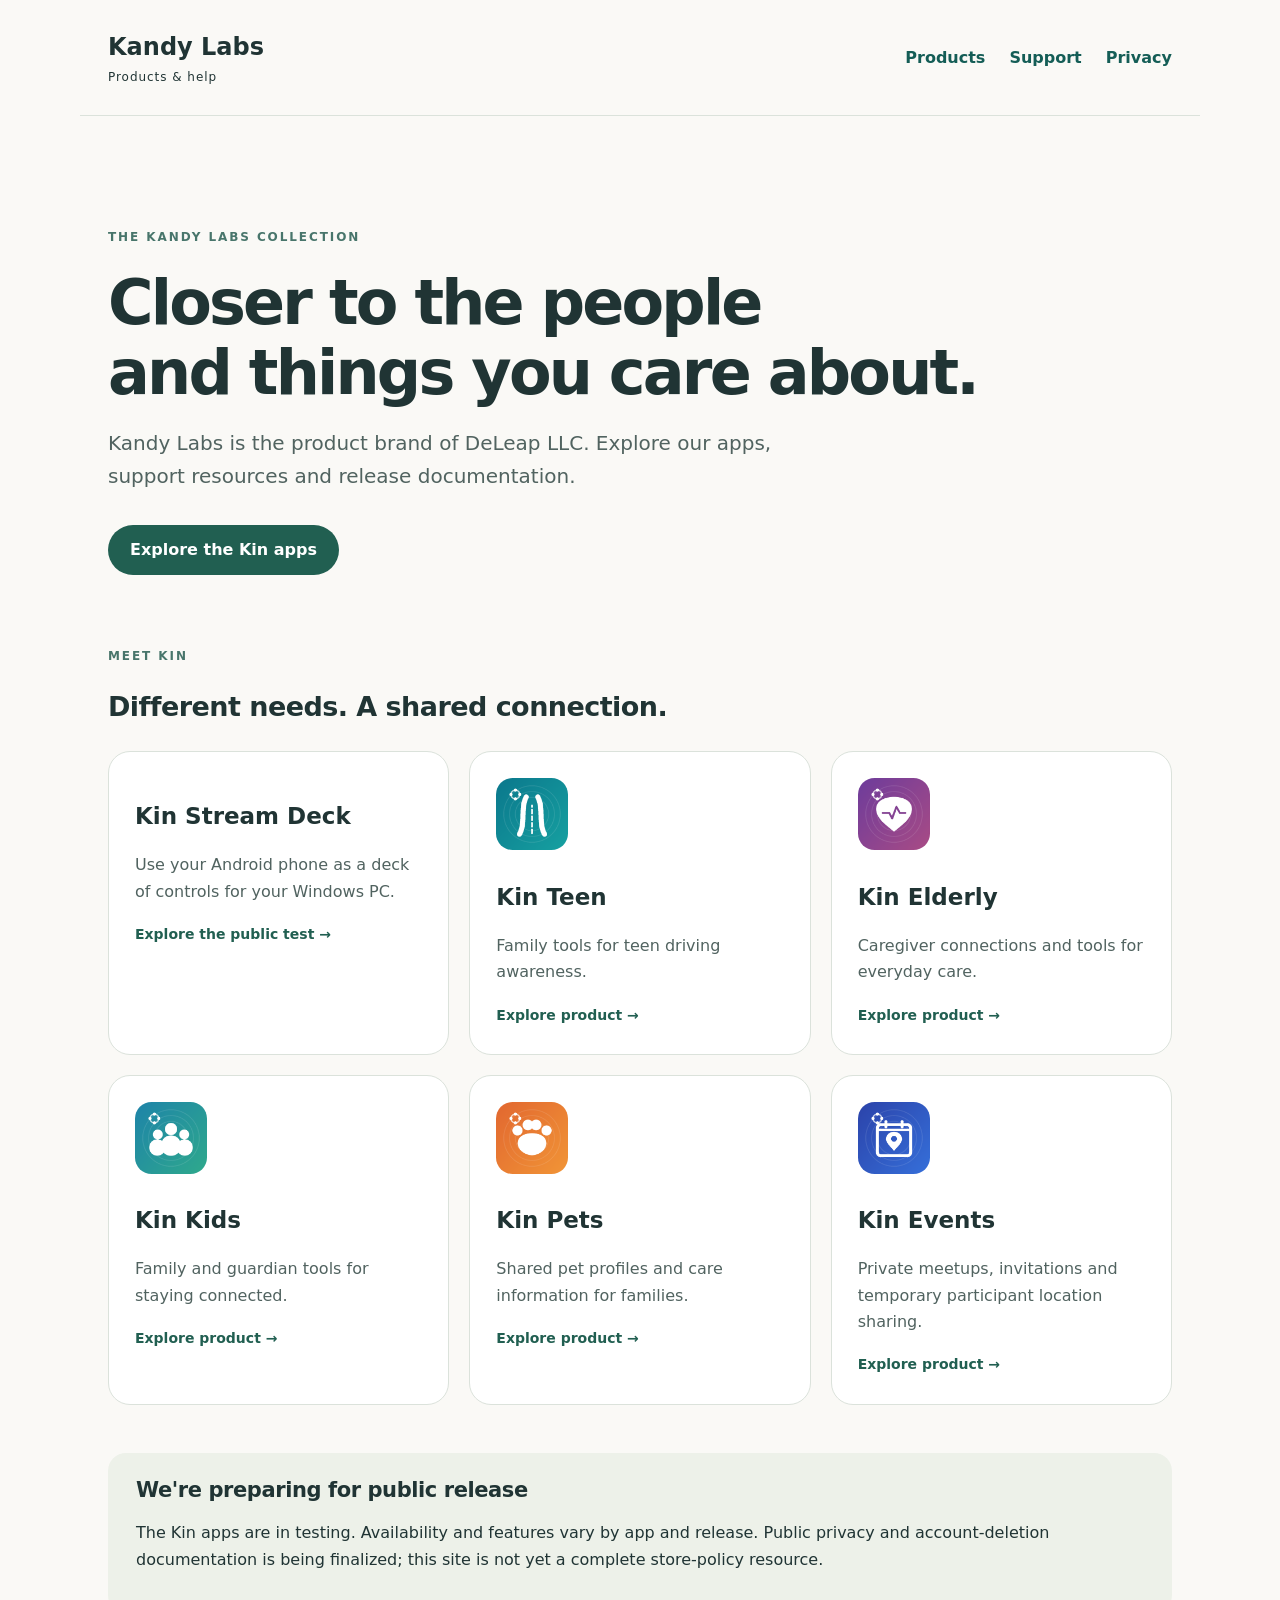
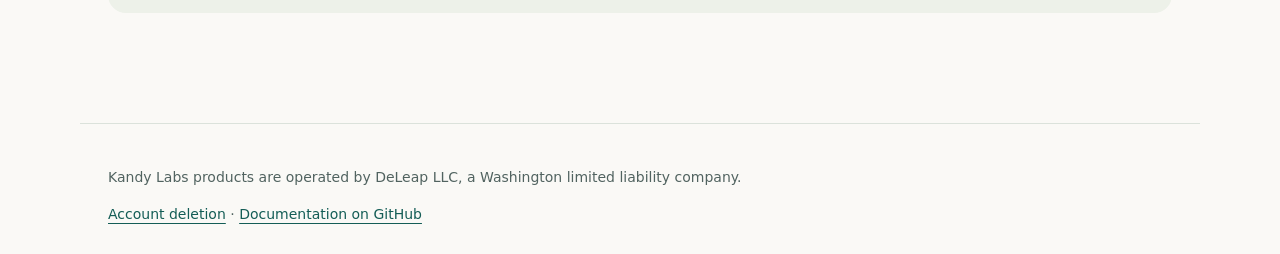
<file: index.html>
<!doctype html>
<html lang="en"><head><meta charset="utf-8"><meta name="viewport" content="width=device-width,initial-scale=1">
<title>Products · Kandy Labs</title><meta name="description" content="Kandy Labs product information and release documentation.">
<link rel="stylesheet" href="./styles.css"></head><body>
<a class="skip" href="#main">Skip to content</a><header><a class="brand" href="./">Kandy Labs<span>Products &amp; help</span></a>
<nav aria-label="Main"><a href="./#products">Products</a><a href="./support/">Support</a><a href="./privacy/">Privacy</a></nav></header>
<main id="main"><section class="hero"><p class="eyebrow">THE KANDY LABS COLLECTION</p><h1>Closer to the people<br>and things you care about.</h1><p class="lead">Kandy Labs is the product brand of DeLeap LLC. Explore our apps, support resources and release documentation.</p><a class="button" href="#products">Explore the Kin apps</a></section>
<section id="products"><p class="eyebrow">MEET KIN</p><h2>Different needs. A shared connection.</h2><div class="grid"><a class="card" href="kin-stream-deck/"><h3>Kin Stream Deck</h3><p>Use your Android phone as a deck of controls for your Windows PC.</p><span>Explore the public test →</span></a><a class="card" href="products/kin-teen/"><img src="assets/kinTeen.png" alt="" width="72" height="72"><h3>Kin Teen</h3><p>Family tools for teen driving awareness.</p><span>Explore product →</span></a><a class="card" href="products/kin-elderly/"><img src="assets/kinElderly.png" alt="" width="72" height="72"><h3>Kin Elderly</h3><p>Caregiver connections and tools for everyday care.</p><span>Explore product →</span></a><a class="card" href="products/kin-kids/"><img src="assets/kinKids.png" alt="" width="72" height="72"><h3>Kin Kids</h3><p>Family and guardian tools for staying connected.</p><span>Explore product →</span></a><a class="card" href="products/kin-pets/"><img src="assets/kinPets.png" alt="" width="72" height="72"><h3>Kin Pets</h3><p>Shared pet profiles and care information for families.</p><span>Explore product →</span></a><a class="card" href="products/kin-events/"><img src="assets/kinEvents.png" alt="" width="72" height="72"><h3>Kin Events</h3><p>Private meetups, invitations and temporary participant location sharing.</p><span>Explore product →</span></a></div></section>
<aside class="notice"><h2>We're preparing for public release</h2><p>The Kin apps are in testing. Availability and features vary by app and release. Public privacy and account-deletion documentation is being finalized; this site is not yet a complete store-policy resource.</p></aside></main><footer><p>Kandy Labs products are operated by DeLeap LLC, a Washington limited liability company.</p><a href="./account-deletion/">Account deletion</a> · <a href="https://github.com/arvindkandhare/kandylabs-public">Documentation on GitHub</a></footer></body></html>
</file>
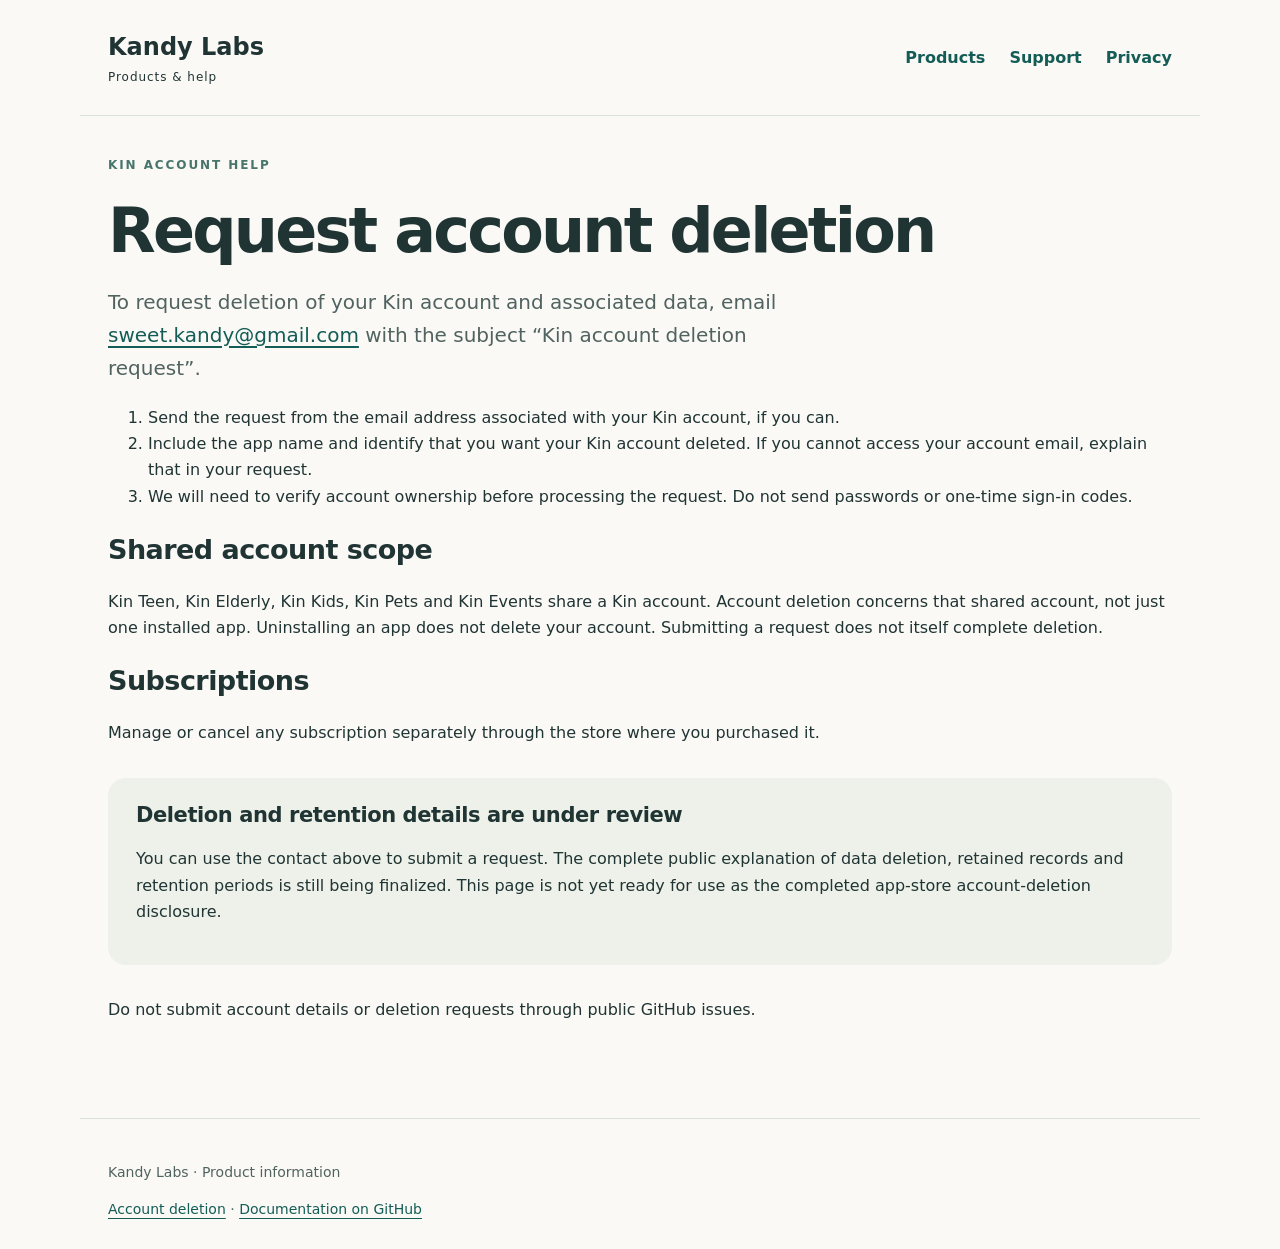
<file: account-deletion/index.html>
<!doctype html>
<html lang="en"><head><meta charset="utf-8"><meta name="viewport" content="width=device-width,initial-scale=1">
<title>Account deletion · Kandy Labs</title><meta name="description" content="Kandy Labs product information and release documentation.">
<link rel="stylesheet" href="../styles.css"></head><body>
<a class="skip" href="#main">Skip to content</a><header><a class="brand" href="../">Kandy Labs<span>Products &amp; help</span></a>
<nav aria-label="Main"><a href="../#products">Products</a><a href="../support/">Support</a><a href="../privacy/">Privacy</a></nav></header>
<main id="main"><p class="eyebrow">KIN ACCOUNT HELP</p><h1>Request account deletion</h1><p class="lead">To request deletion of your Kin account and associated data, email <a href="mailto:sweet.kandy@gmail.com?subject=Kin%20account%20deletion%20request">sweet.kandy@gmail.com</a> with the subject “Kin account deletion request”.</p><ol><li>Send the request from the email address associated with your Kin account, if you can.</li><li>Include the app name and identify that you want your Kin account deleted. If you cannot access your account email, explain that in your request.</li><li>We will need to verify account ownership before processing the request. Do not send passwords or one-time sign-in codes.</li></ol><h2>Shared account scope</h2><p>Kin Teen, Kin Elderly, Kin Kids, Kin Pets and Kin Events share a Kin account. Account deletion concerns that shared account, not just one installed app. Uninstalling an app does not delete your account. Submitting a request does not itself complete deletion.</p><h2>Subscriptions</h2><p>Manage or cancel any subscription separately through the store where you purchased it.</p><aside class="notice"><h2>Deletion and retention details are under review</h2><p>You can use the contact above to submit a request. The complete public explanation of data deletion, retained records and retention periods is still being finalized. This page is not yet ready for use as the completed app-store account-deletion disclosure.</p></aside><p>Do not submit account details or deletion requests through public GitHub issues.</p></main><footer><p>Kandy Labs · Product information</p><a href="../account-deletion/">Account deletion</a> · <a href="https://github.com/arvindkandhare/kandylabs-public">Documentation on GitHub</a></footer></body></html>
</file>
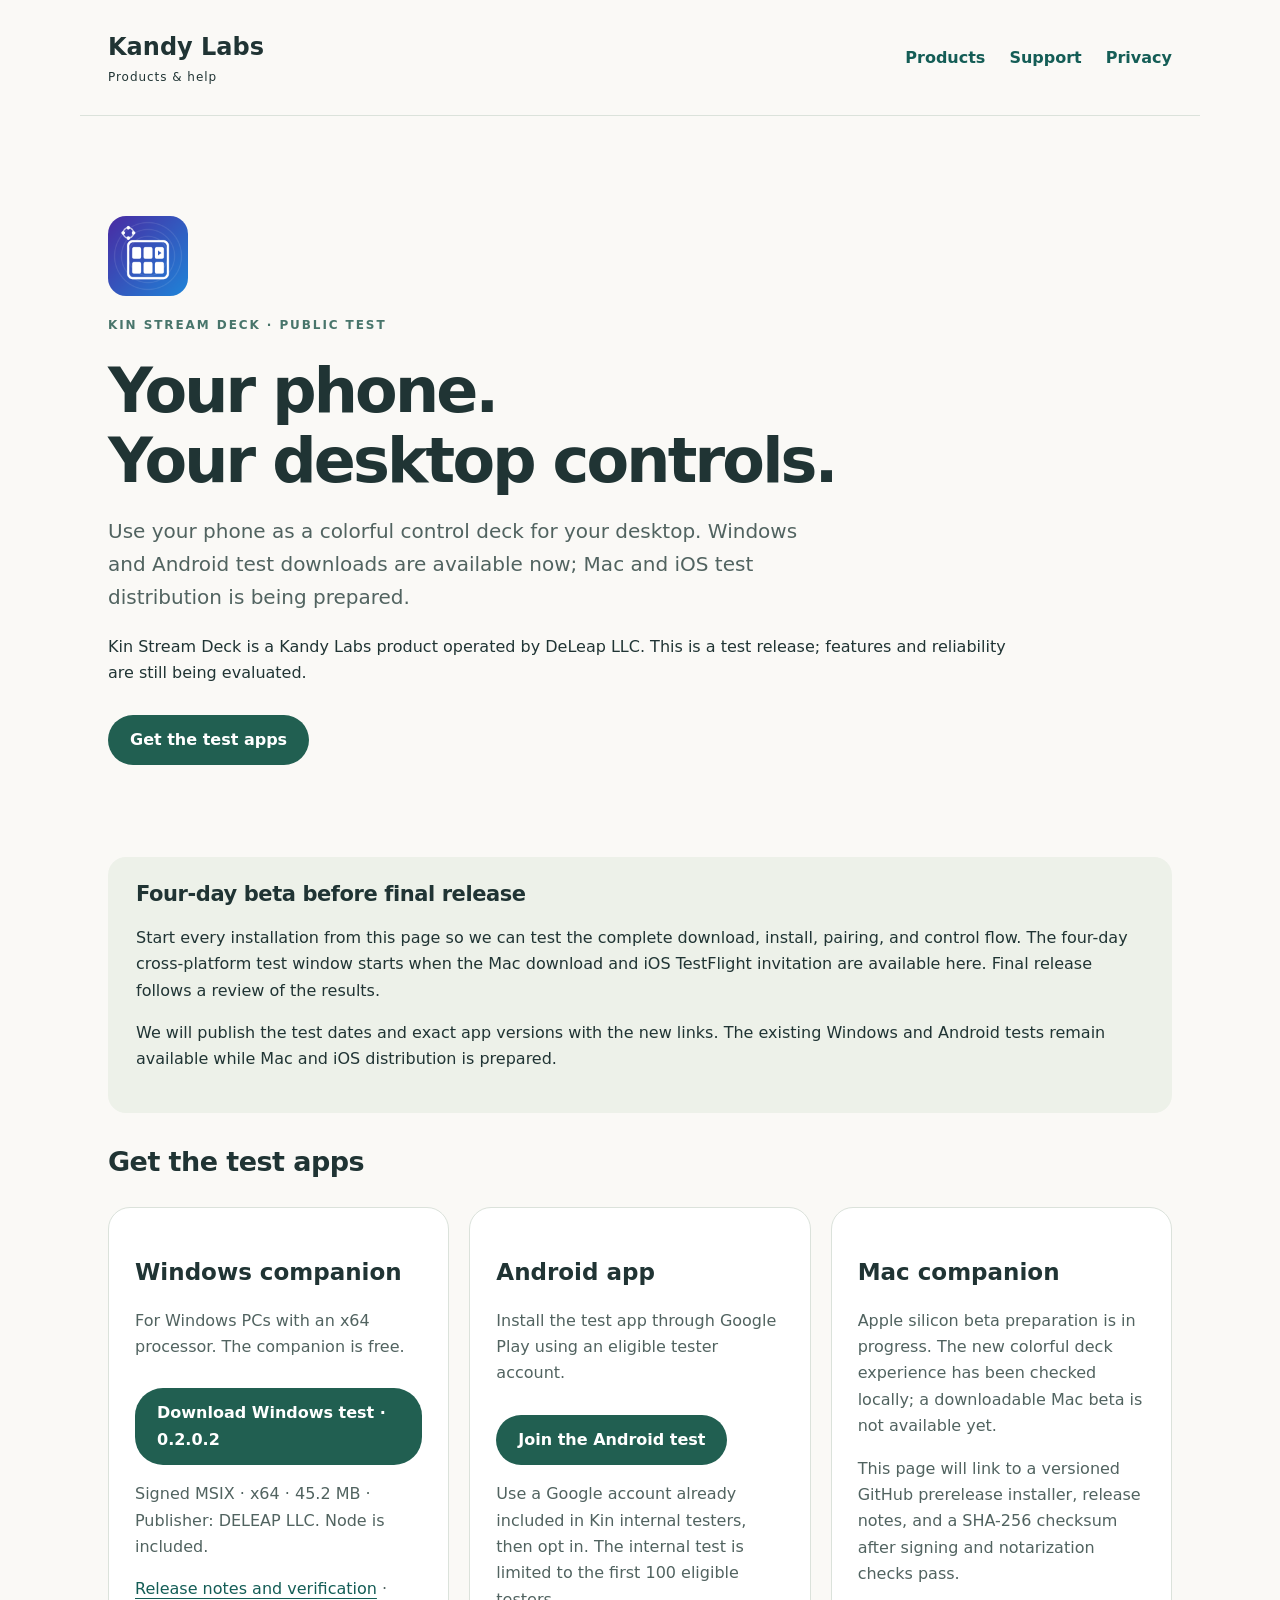
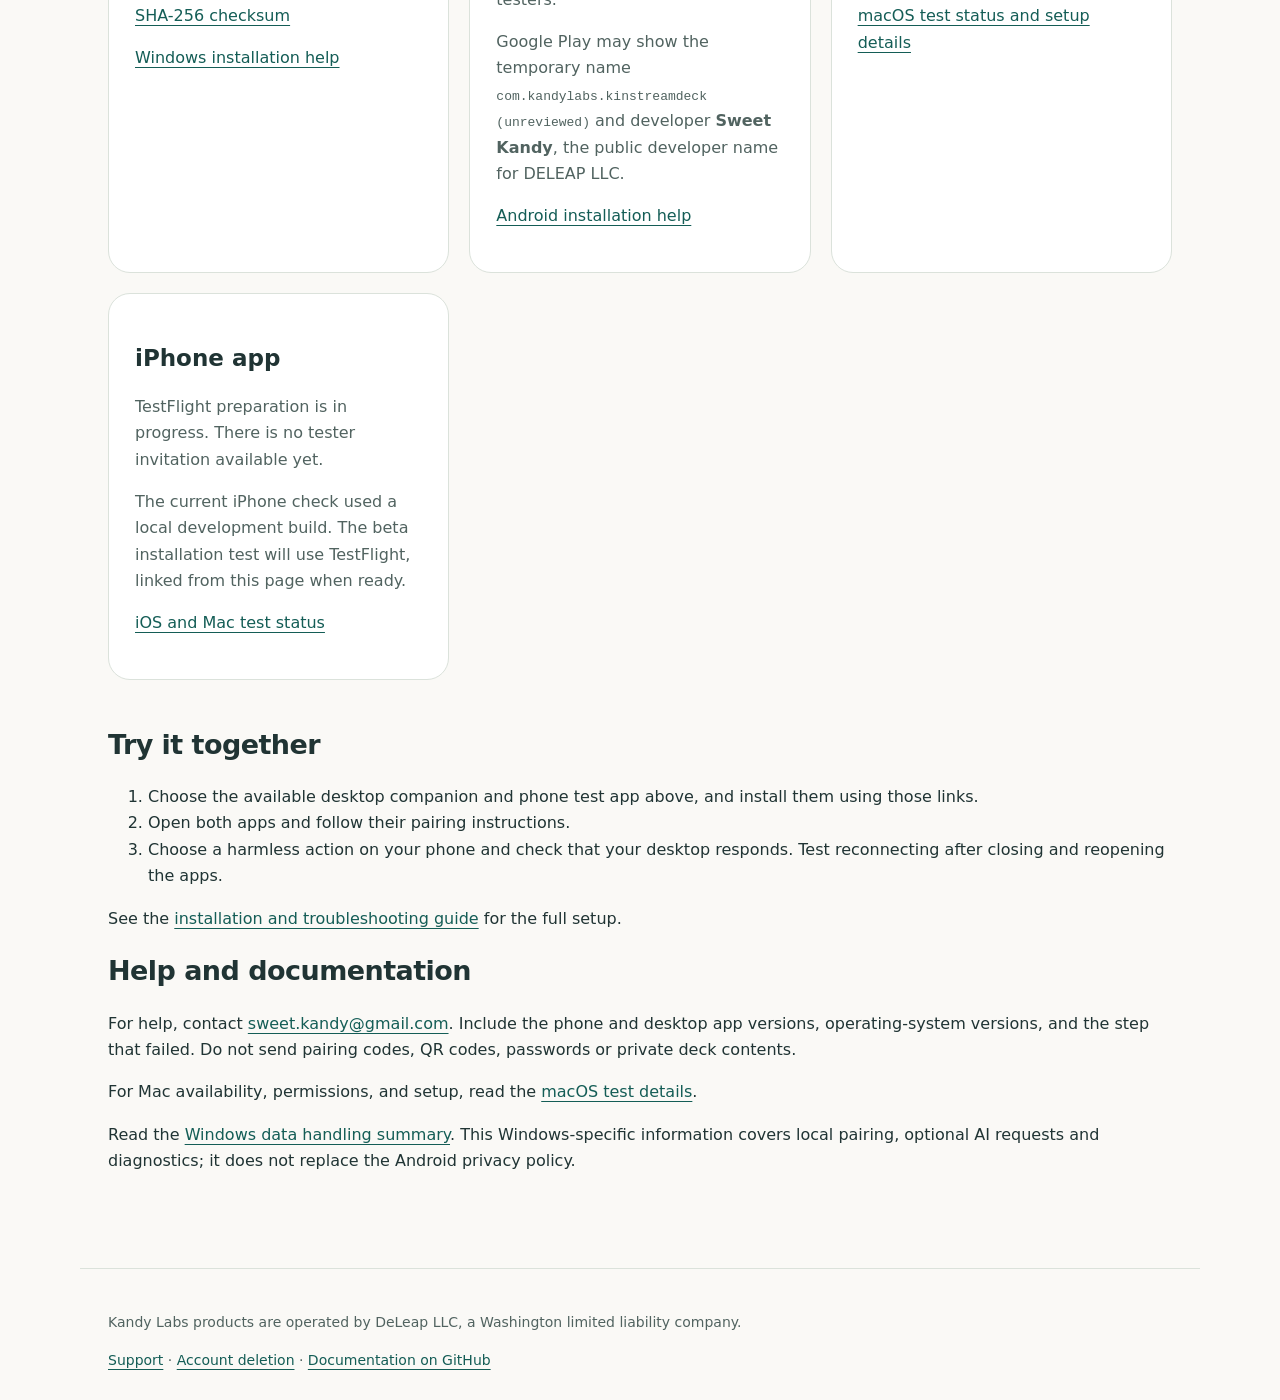
<file: kin-stream-deck/index.html>
<!doctype html>
<html lang="en">
<head>
<meta charset="utf-8"><meta name="viewport" content="width=device-width,initial-scale=1">
<title>Kin Stream Deck · Kandy Labs</title>
<meta name="description" content="Kin Stream Deck beta downloads and installation help. Windows and Android tests are available; Mac and iOS test distribution is being prepared. Operated by DeLeap LLC.">
<link rel="stylesheet" href="../styles.css">
<link rel="icon" type="image/png" href="./assets/kin-stream-deck.png"></head>
<body>
<a class="skip" href="#main">Skip to content</a>
<header><a class="brand" href="../">Kandy Labs<span>Products &amp; help</span></a><nav aria-label="Main"><a href="../#products">Products</a><a href="../support/">Support</a><a href="../privacy/">Privacy</a></nav></header>
<main id="main">
<section class="hero"><img src="./assets/kin-stream-deck.png" alt="Kin Stream Deck icon" width="80" height="80" style="display:block;border-radius:18px;margin-bottom:20px"><p class="eyebrow">KIN STREAM DECK · PUBLIC TEST</p><h1>Your phone.<br>Your desktop controls.</h1><p class="lead">Use your phone as a colorful control deck for your desktop. Windows and Android test downloads are available now; Mac and iOS test distribution is being prepared.</p><p>Kin Stream Deck is a Kandy Labs product operated by DeLeap LLC. This is a test release; features and reliability are still being evaluated.</p><a class="button" href="#downloads">Get the test apps</a></section>
<section class="notice" aria-labelledby="beta-plan"><h2 id="beta-plan">Four-day beta before final release</h2><p>Start every installation from this page so we can test the complete download, install, pairing, and control flow. The four-day cross-platform test window starts when the Mac download and iOS TestFlight invitation are available here. Final release follows a review of the results.</p><p>We will publish the test dates and exact app versions with the new links. The existing Windows and Android tests remain available while Mac and iOS distribution is prepared.</p></section>
<section aria-labelledby="downloads"><h2 id="downloads">Get the test apps</h2><div class="grid">
<article class="card"><h3>Windows companion</h3><p>For Windows PCs with an x64 processor. The companion is free.</p><p><a class="button" href="https://github.com/arvindkandhare/kandylabs-public/releases/download/kin-streamdeck-windows-v0.2.0.2-test.1/KinStreamDeck-Direct-v0.2.0-0.2.0.2-win-x64.msix">Download Windows test · 0.2.0.2</a></p><p>Signed MSIX · x64 · 45.2 MB · Publisher: DELEAP LLC. Node is included.</p><p><a href="https://github.com/arvindkandhare/kandylabs-public/releases/tag/kin-streamdeck-windows-v0.2.0.2-test.1">Release notes and verification</a> · <a href="https://github.com/arvindkandhare/kandylabs-public/releases/download/kin-streamdeck-windows-v0.2.0.2-test.1/SHA256SUMS.txt">SHA-256 checksum</a></p><p><a href="./windows-install/#windows">Windows installation help</a></p></article>
<article class="card"><h3>Android app</h3><p>Install the test app through Google Play using an eligible tester account.</p><p><a class="button" href="https://play.google.com/apps/internaltest/4701503752381811294">Join the Android test</a></p><p>Use a Google account already included in Kin internal testers, then opt in. The internal test is limited to the first 100 eligible testers.</p><p>Google Play may show the temporary name <code>com.kandylabs.kinstreamdeck (unreviewed)</code> and developer <strong>Sweet Kandy</strong>, the public developer name for DELEAP LLC.</p><p><a href="./windows-install/#android">Android installation help</a></p></article>
<article class="card"><h3>Mac companion</h3><p>Apple silicon beta preparation is in progress. The new colorful deck experience has been checked locally; a downloadable Mac beta is not available yet.</p><p>This page will link to a versioned GitHub prerelease installer, release notes, and a SHA-256 checksum after signing and notarization checks pass.</p><p><a href="./macos-install/">macOS test status and setup details</a></p></article>
<article class="card"><h3>iPhone app</h3><p>TestFlight preparation is in progress. There is no tester invitation available yet.</p><p>The current iPhone check used a local development build. The beta installation test will use TestFlight, linked from this page when ready.</p><p><a href="./macos-install/#phone-testing">iOS and Mac test status</a></p></article>
</div></section>
<section><h2>Try it together</h2><ol><li>Choose the available desktop companion and phone test app above, and install them using those links.</li><li>Open both apps and follow their pairing instructions.</li><li>Choose a harmless action on your phone and check that your desktop responds. Test reconnecting after closing and reopening the apps.</li></ol><p>See the <a href="./windows-install/">installation and troubleshooting guide</a> for the full setup.</p></section>
<section><h2>Help and documentation</h2><p>For help, contact <a href="mailto:sweet.kandy@gmail.com">sweet.kandy@gmail.com</a>. Include the phone and desktop app versions, operating-system versions, and the step that failed. Do not send pairing codes, QR codes, passwords or private deck contents.</p><p>For Mac availability, permissions, and setup, read the <a href="./macos-install/">macOS test details</a>.</p><p>Read the <a href="./windows-privacy/">Windows data handling summary</a>. This Windows-specific information covers local pairing, optional AI requests and diagnostics; it does not replace the Android privacy policy.</p></section>
</main>
<footer><p>Kandy Labs products are operated by DeLeap LLC, a Washington limited liability company.</p><a href="../support/">Support</a> · <a href="../account-deletion/">Account deletion</a> · <a href="https://github.com/arvindkandhare/kandylabs-public">Documentation on GitHub</a></footer>
</body></html>
</file>
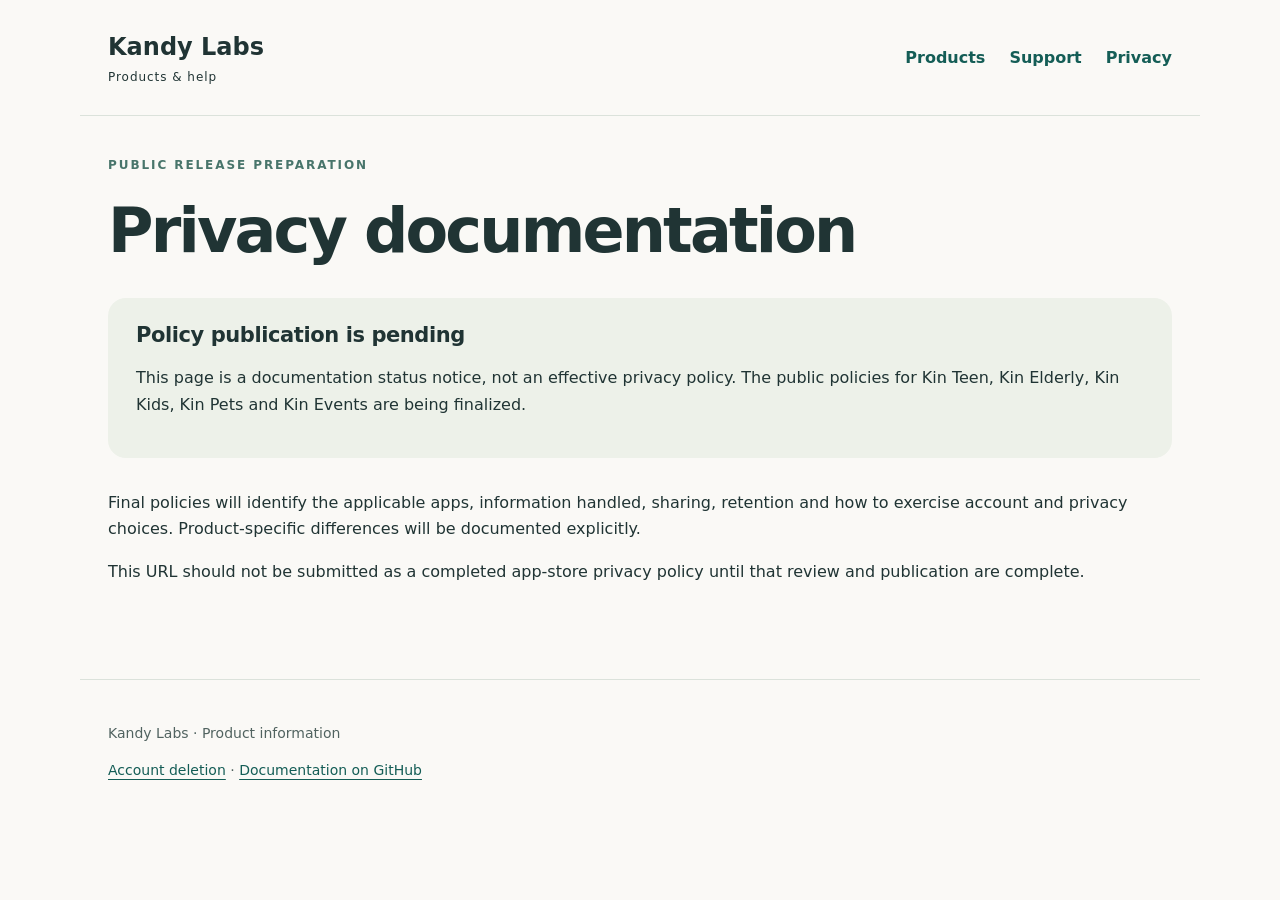
<file: privacy/index.html>
<!doctype html>
<html lang="en"><head><meta charset="utf-8"><meta name="viewport" content="width=device-width,initial-scale=1">
<title>Privacy documentation · Kandy Labs</title><meta name="description" content="Kandy Labs product information and release documentation.">
<link rel="stylesheet" href="../styles.css"></head><body>
<a class="skip" href="#main">Skip to content</a><header><a class="brand" href="../">Kandy Labs<span>Products &amp; help</span></a>
<nav aria-label="Main"><a href="../#products">Products</a><a href="../support/">Support</a><a href="../privacy/">Privacy</a></nav></header>
<main id="main"><p class="eyebrow">PUBLIC RELEASE PREPARATION</p><h1>Privacy documentation</h1><aside class="notice"><h2>Policy publication is pending</h2><p>This page is a documentation status notice, not an effective privacy policy. The public policies for Kin Teen, Kin Elderly, Kin Kids, Kin Pets and Kin Events are being finalized.</p></aside><p>Final policies will identify the applicable apps, information handled, sharing, retention and how to exercise account and privacy choices. Product-specific differences will be documented explicitly.</p><p>This URL should not be submitted as a completed app-store privacy policy until that review and publication are complete.</p></main><footer><p>Kandy Labs · Product information</p><a href="../account-deletion/">Account deletion</a> · <a href="https://github.com/arvindkandhare/kandylabs-public">Documentation on GitHub</a></footer></body></html>
</file>
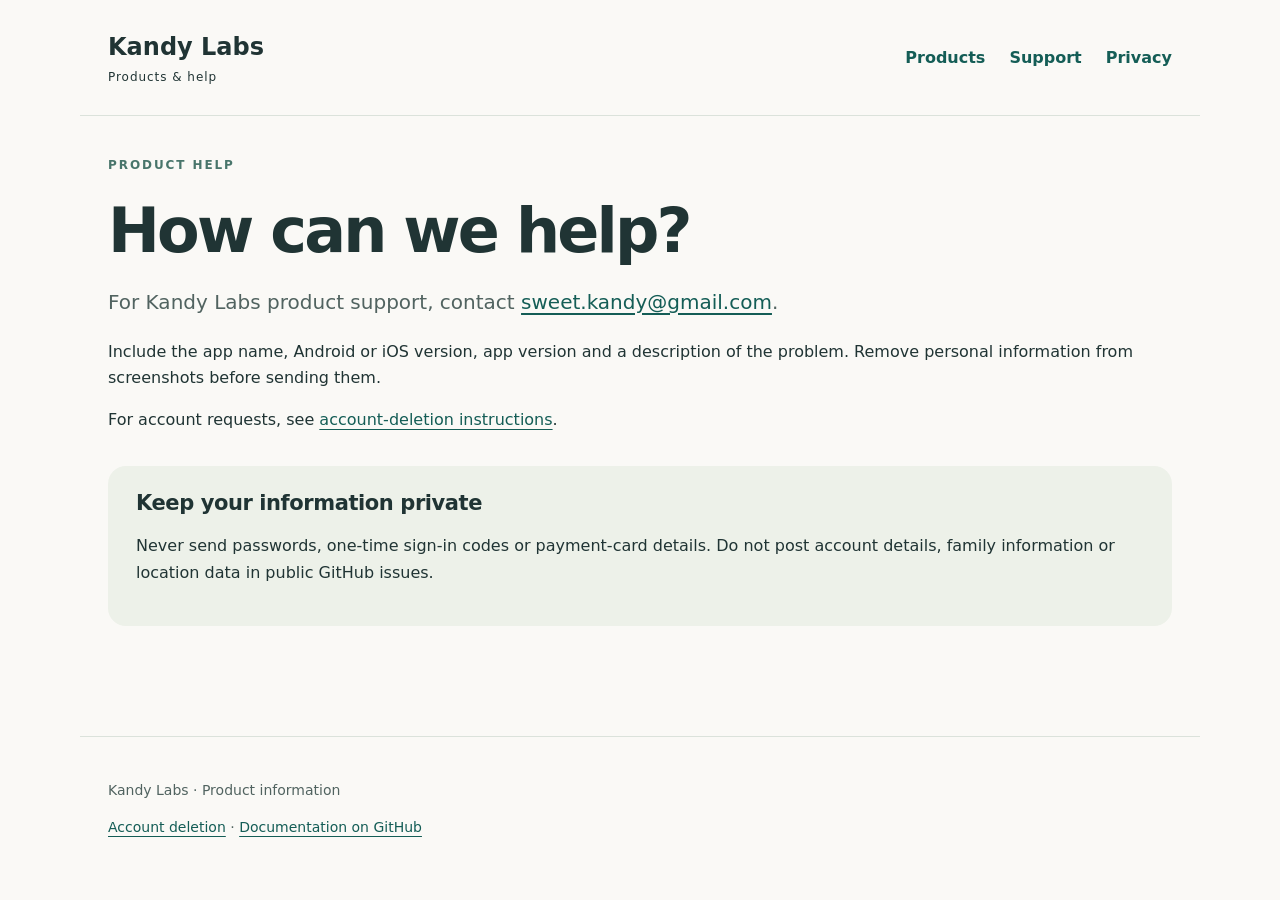
<file: support/index.html>
<!doctype html>
<html lang="en"><head><meta charset="utf-8"><meta name="viewport" content="width=device-width,initial-scale=1">
<title>Support · Kandy Labs</title><meta name="description" content="Kandy Labs product information and release documentation.">
<link rel="stylesheet" href="../styles.css"></head><body>
<a class="skip" href="#main">Skip to content</a><header><a class="brand" href="../">Kandy Labs<span>Products &amp; help</span></a>
<nav aria-label="Main"><a href="../#products">Products</a><a href="../support/">Support</a><a href="../privacy/">Privacy</a></nav></header>
<main id="main"><p class="eyebrow">PRODUCT HELP</p><h1>How can we help?</h1><p class="lead">For Kandy Labs product support, contact <a href="mailto:sweet.kandy@gmail.com">sweet.kandy@gmail.com</a>.</p><p>Include the app name, Android or iOS version, app version and a description of the problem. Remove personal information from screenshots before sending them.</p><p>For account requests, see <a href="../account-deletion/">account-deletion instructions</a>.</p><aside class="notice"><h2>Keep your information private</h2><p>Never send passwords, one-time sign-in codes or payment-card details. Do not post account details, family information or location data in public GitHub issues.</p></aside></main><footer><p>Kandy Labs · Product information</p><a href="../account-deletion/">Account deletion</a> · <a href="https://github.com/arvindkandhare/kandylabs-public">Documentation on GitHub</a></footer></body></html>
</file>
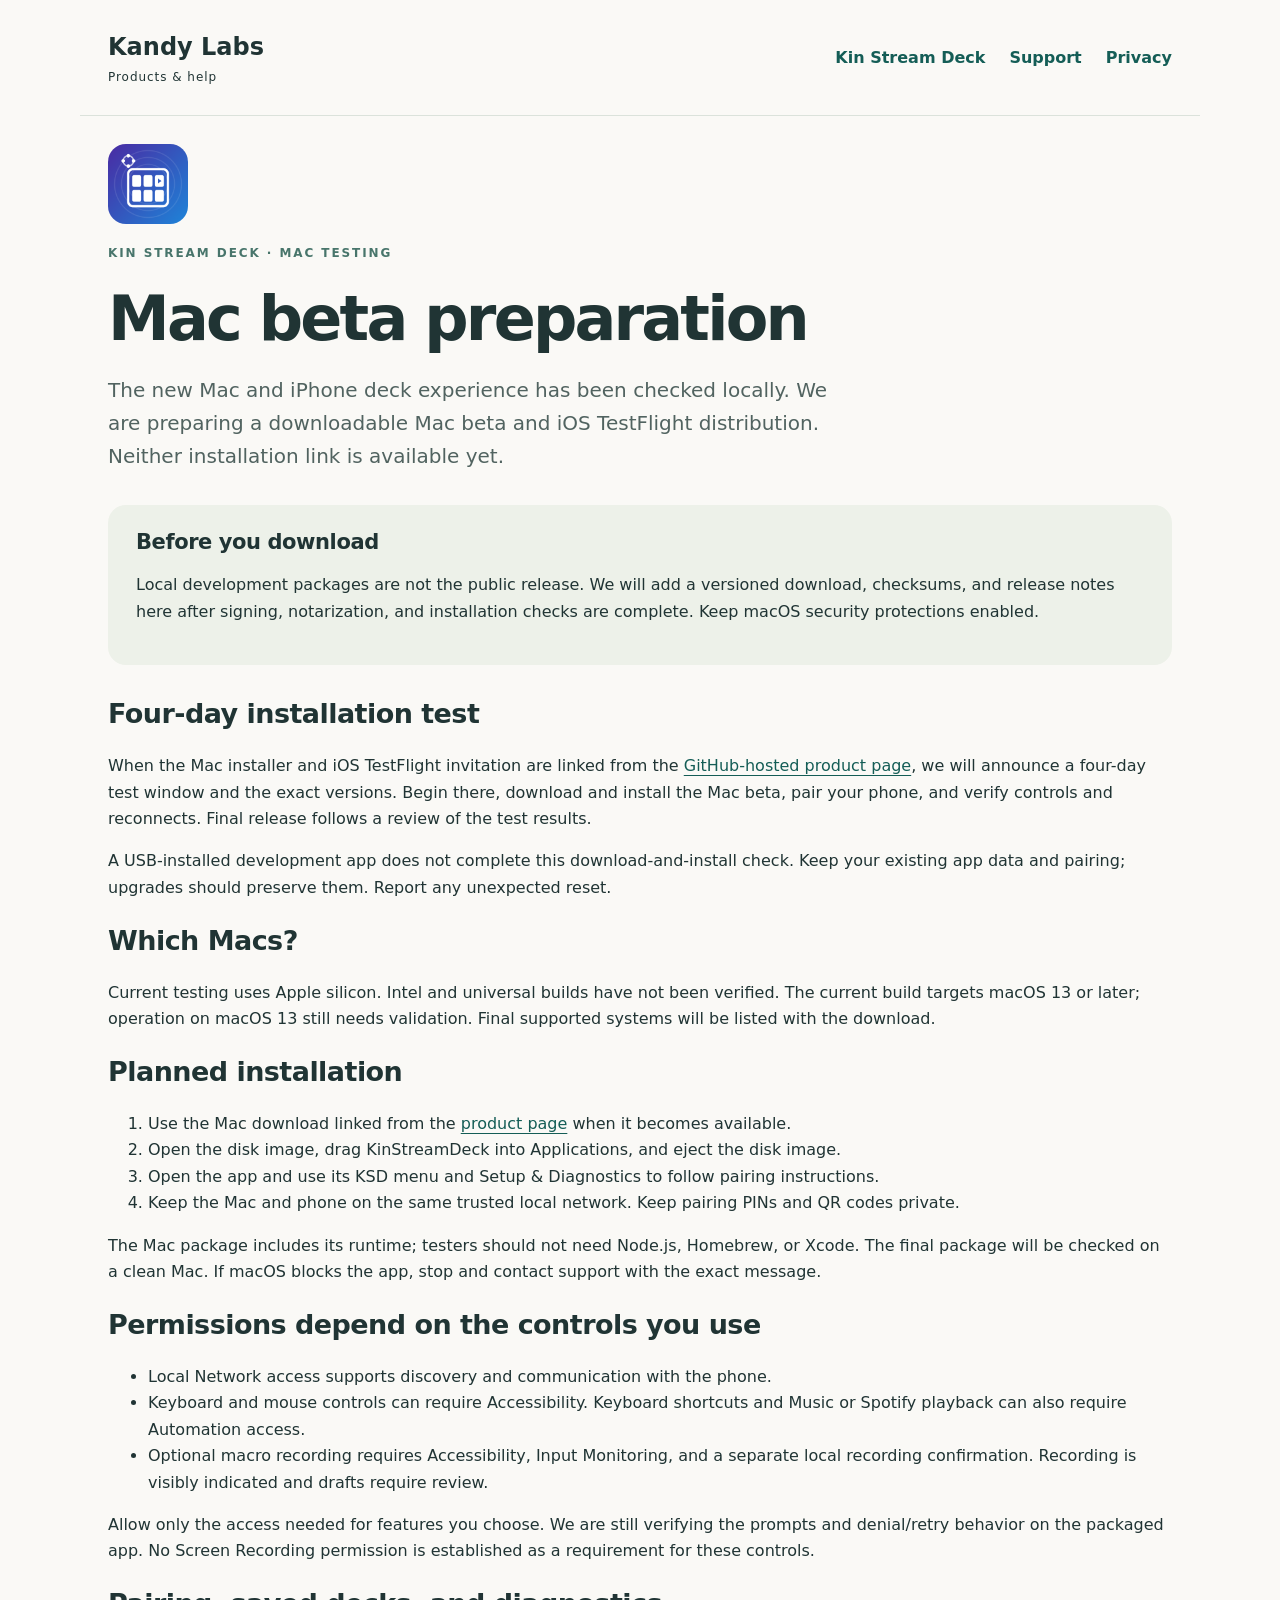
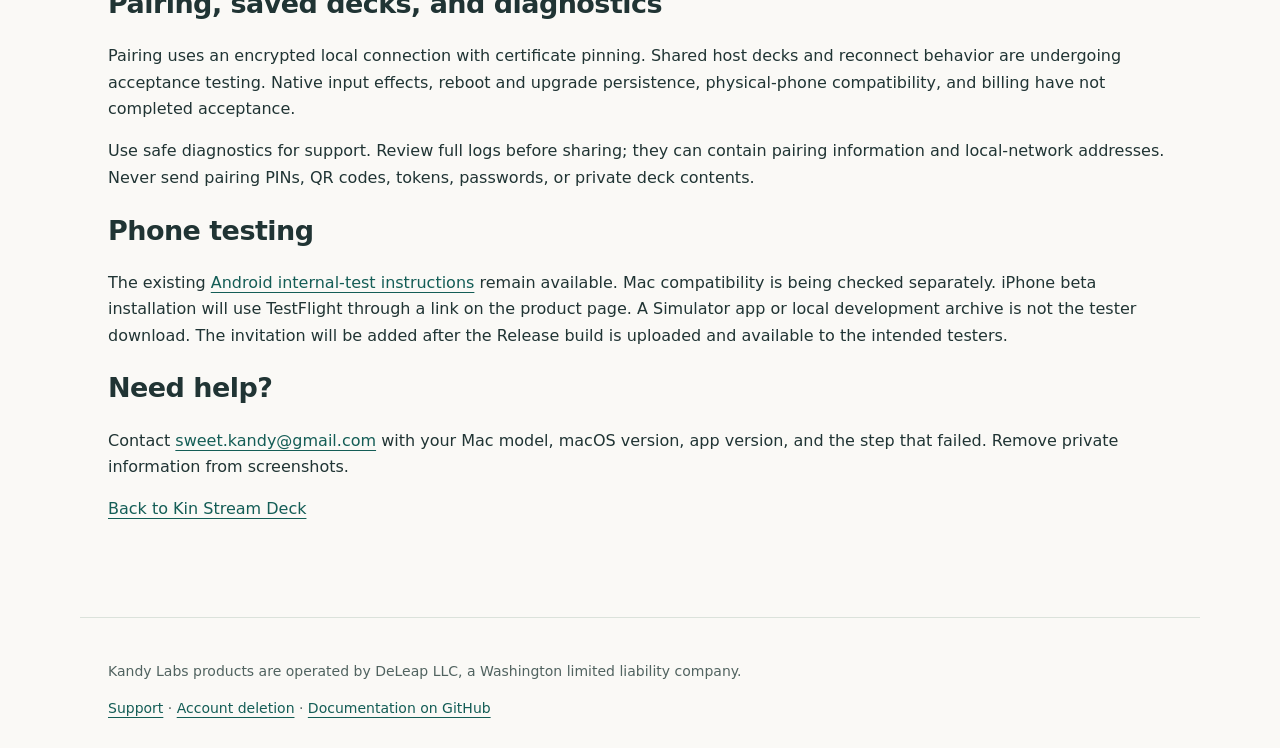
<file: kin-stream-deck/macos-install/index.html>
<!doctype html>
<html lang="en"><head><meta charset="utf-8"><meta name="viewport" content="width=device-width,initial-scale=1"><title>Kin Stream Deck for Mac · Test status · Kandy Labs</title><meta name="description" content="Current Mac test availability, planned installation flow, local-network pairing, and feature permissions for Kin Stream Deck."><link rel="stylesheet" href="../../styles.css"><link rel="icon" type="image/png" href="../assets/kin-stream-deck.png"></head>
<body><a class="skip" href="#main">Skip to content</a><header><a class="brand" href="../../">Kandy Labs<span>Products &amp; help</span></a><nav aria-label="Main"><a href="../">Kin Stream Deck</a><a href="../../support/">Support</a><a href="../../privacy/">Privacy</a></nav></header>
<main id="main"><img src="../assets/kin-stream-deck.png" alt="Kin Stream Deck icon" width="80" height="80" style="display:block;border-radius:18px;margin-bottom:20px"><p class="eyebrow">KIN STREAM DECK · MAC TESTING</p><h1>Mac beta preparation</h1><p class="lead">The new Mac and iPhone deck experience has been checked locally. We are preparing a downloadable Mac beta and iOS TestFlight distribution. Neither installation link is available yet.</p>
<aside class="notice"><h2>Before you download</h2><p>Local development packages are not the public release. We will add a versioned download, checksums, and release notes here after signing, notarization, and installation checks are complete. Keep macOS security protections enabled.</p></aside>
<section><h2>Four-day installation test</h2><p>When the Mac installer and iOS TestFlight invitation are linked from the <a href="../#downloads">GitHub-hosted product page</a>, we will announce a four-day test window and the exact versions. Begin there, download and install the Mac beta, pair your phone, and verify controls and reconnects. Final release follows a review of the test results.</p><p>A USB-installed development app does not complete this download-and-install check. Keep your existing app data and pairing; upgrades should preserve them. Report any unexpected reset.</p></section>
<section><h2>Which Macs?</h2><p>Current testing uses Apple silicon. Intel and universal builds have not been verified. The current build targets macOS 13 or later; operation on macOS 13 still needs validation. Final supported systems will be listed with the download.</p></section>
<section><h2>Planned installation</h2><ol><li>Use the Mac download linked from the <a href="../#downloads">product page</a> when it becomes available.</li><li>Open the disk image, drag KinStreamDeck into Applications, and eject the disk image.</li><li>Open the app and use its KSD menu and Setup &amp; Diagnostics to follow pairing instructions.</li><li>Keep the Mac and phone on the same trusted local network. Keep pairing PINs and QR codes private.</li></ol><p>The Mac package includes its runtime; testers should not need Node.js, Homebrew, or Xcode. The final package will be checked on a clean Mac. If macOS blocks the app, stop and contact support with the exact message.</p></section>
<section><h2>Permissions depend on the controls you use</h2><ul><li>Local Network access supports discovery and communication with the phone.</li><li>Keyboard and mouse controls can require Accessibility. Keyboard shortcuts and Music or Spotify playback can also require Automation access.</li><li>Optional macro recording requires Accessibility, Input Monitoring, and a separate local recording confirmation. Recording is visibly indicated and drafts require review.</li></ul><p>Allow only the access needed for features you choose. We are still verifying the prompts and denial/retry behavior on the packaged app. No Screen Recording permission is established as a requirement for these controls.</p></section>
<section><h2>Pairing, saved decks, and diagnostics</h2><p>Pairing uses an encrypted local connection with certificate pinning. Shared host decks and reconnect behavior are undergoing acceptance testing. Native input effects, reboot and upgrade persistence, physical-phone compatibility, and billing have not completed acceptance.</p><p>Use safe diagnostics for support. Review full logs before sharing; they can contain pairing information and local-network addresses. Never send pairing PINs, QR codes, tokens, passwords, or private deck contents.</p></section>
<section id="phone-testing"><h2>Phone testing</h2><p>The existing <a href="../windows-install/#android">Android internal-test instructions</a> remain available. Mac compatibility is being checked separately. iPhone beta installation will use TestFlight through a link on the product page. A Simulator app or local development archive is not the tester download. The invitation will be added after the Release build is uploaded and available to the intended testers.</p></section>
<section><h2>Need help?</h2><p>Contact <a href="mailto:sweet.kandy@gmail.com">sweet.kandy@gmail.com</a> with your Mac model, macOS version, app version, and the step that failed. Remove private information from screenshots.</p><p><a href="../">Back to Kin Stream Deck</a></p></section></main>
<footer><p>Kandy Labs products are operated by DeLeap LLC, a Washington limited liability company.</p><a href="../../support/">Support</a> · <a href="../../account-deletion/">Account deletion</a> · <a href="https://github.com/arvindkandhare/kandylabs-public">Documentation on GitHub</a></footer></body></html>
</file>
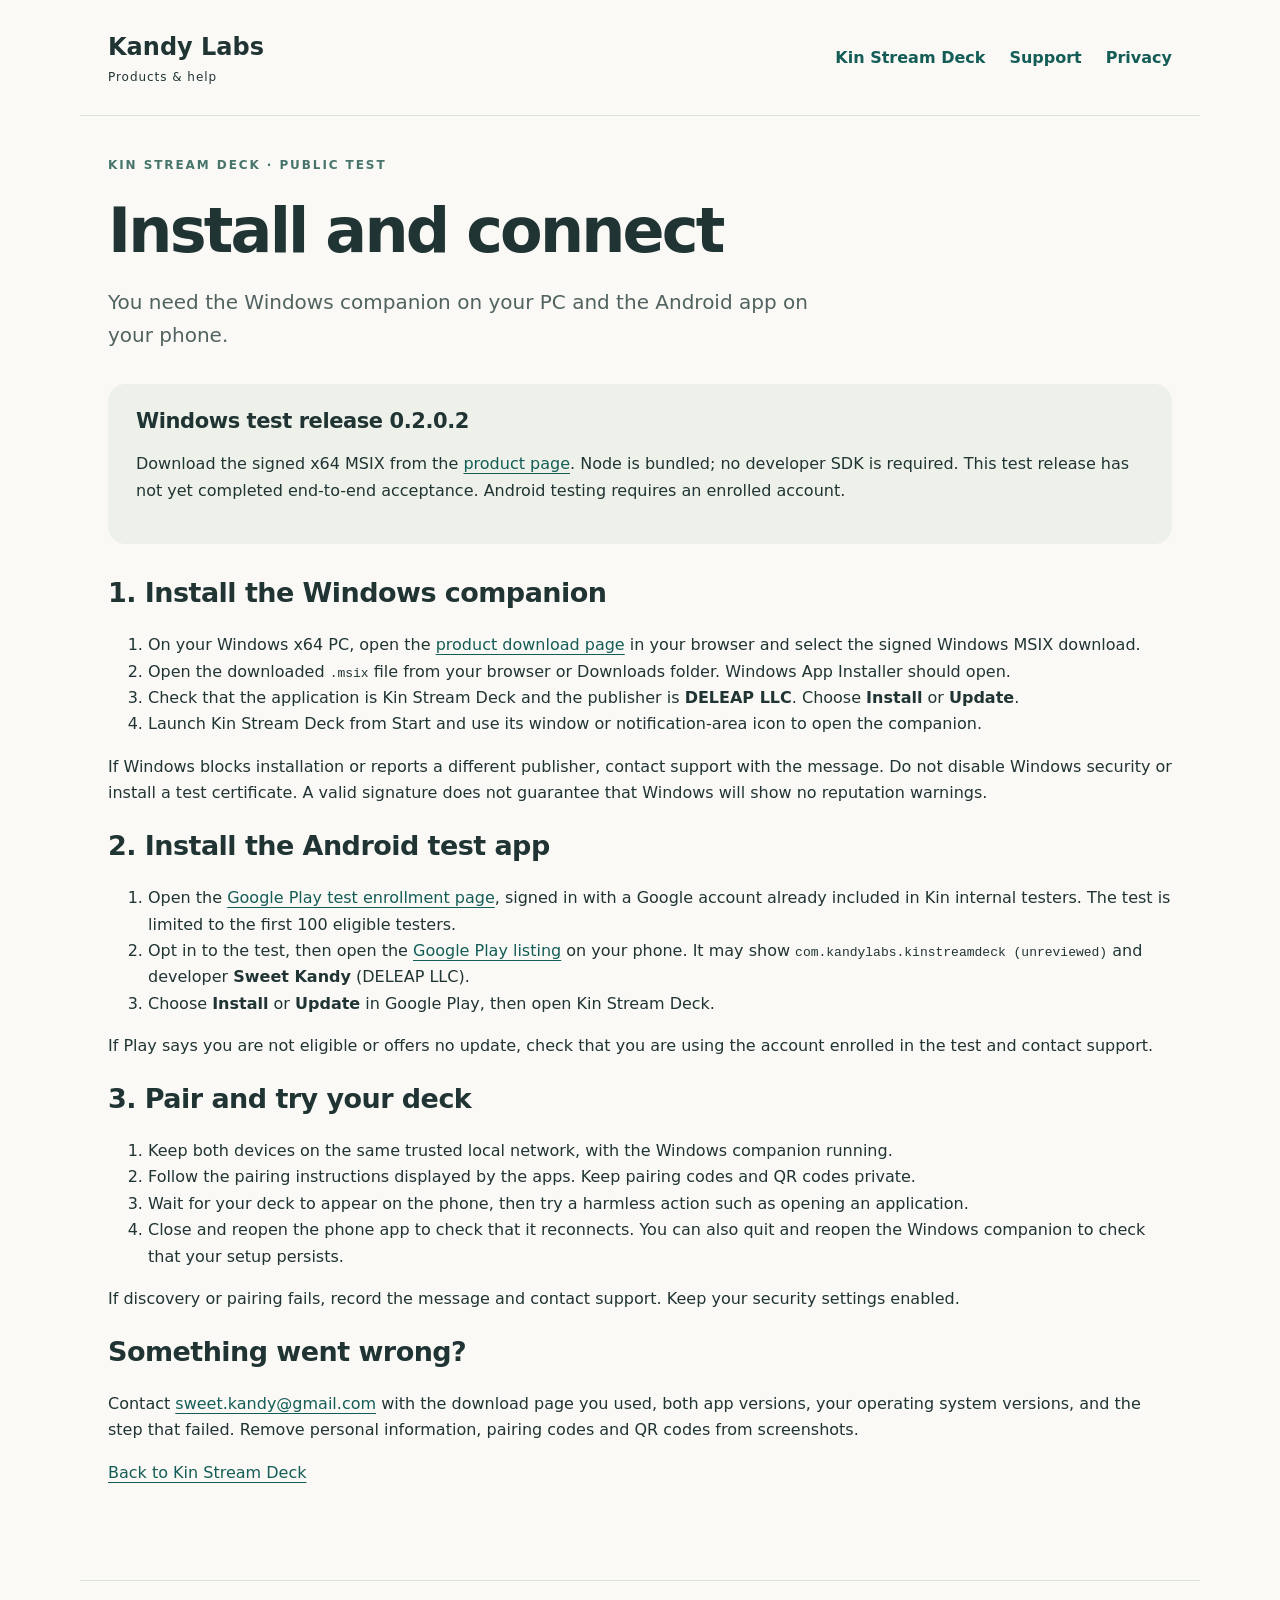
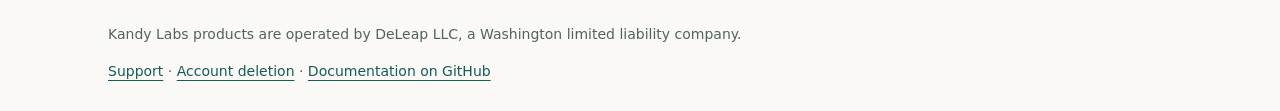
<file: kin-stream-deck/windows-install/index.html>
<!doctype html>
<html lang="en">
<head>
<meta charset="utf-8"><meta name="viewport" content="width=device-width,initial-scale=1">
<title>Install Kin Stream Deck · Kandy Labs</title>
<meta name="description" content="Install the Kin Stream Deck Windows companion and Android test app, pair your devices, and troubleshoot setup.">
<link rel="stylesheet" href="../../styles.css">
</head>
<body>
<a class="skip" href="#main">Skip to content</a>
<header><a class="brand" href="../../">Kandy Labs<span>Products &amp; help</span></a><nav aria-label="Main"><a href="../">Kin Stream Deck</a><a href="../../support/">Support</a><a href="../../privacy/">Privacy</a></nav></header>
<main id="main">
<p class="eyebrow">KIN STREAM DECK · PUBLIC TEST</p><h1>Install and connect</h1><p class="lead">You need the Windows companion on your PC and the Android app on your phone.</p>
<aside class="notice"><h2>Windows test release 0.2.0.2</h2><p>Download the signed x64 MSIX from the <a href="../#downloads">product page</a>. Node is bundled; no developer SDK is required. This test release has not yet completed end-to-end acceptance. Android testing requires an enrolled account.</p></aside>
<section id="windows"><h2>1. Install the Windows companion</h2><ol><li>On your Windows x64 PC, open the <a href="../#downloads">product download page</a> in your browser and select the signed Windows MSIX download.</li><li>Open the downloaded <code>.msix</code> file from your browser or Downloads folder. Windows App Installer should open.</li><li>Check that the application is Kin Stream Deck and the publisher is <strong>DELEAP LLC</strong>. Choose <strong>Install</strong> or <strong>Update</strong>.</li><li>Launch Kin Stream Deck from Start and use its window or notification-area icon to open the companion.</li></ol><p>If Windows blocks installation or reports a different publisher, contact support with the message. Do not disable Windows security or install a test certificate. A valid signature does not guarantee that Windows will show no reputation warnings.</p></section>
<section id="android"><h2>2. Install the Android test app</h2><ol><li>Open the <a href="https://play.google.com/apps/internaltest/4701503752381811294">Google Play test enrollment page</a>, signed in with a Google account already included in Kin internal testers. The test is limited to the first 100 eligible testers.</li><li>Opt in to the test, then open the <a href="https://play.google.com/store/apps/details?id=com.kandylabs.kinstreamdeck">Google Play listing</a> on your phone. It may show <code>com.kandylabs.kinstreamdeck (unreviewed)</code> and developer <strong>Sweet Kandy</strong> (DELEAP LLC).</li><li>Choose <strong>Install</strong> or <strong>Update</strong> in Google Play, then open Kin Stream Deck.</li></ol><p>If Play says you are not eligible or offers no update, check that you are using the account enrolled in the test and contact support.</p></section>
<section id="pair"><h2>3. Pair and try your deck</h2><ol><li>Keep both devices on the same trusted local network, with the Windows companion running.</li><li>Follow the pairing instructions displayed by the apps. Keep pairing codes and QR codes private.</li><li>Wait for your deck to appear on the phone, then try a harmless action such as opening an application.</li><li>Close and reopen the phone app to check that it reconnects. You can also quit and reopen the Windows companion to check that your setup persists.</li></ol><p>If discovery or pairing fails, record the message and contact support. Keep your security settings enabled.</p></section>
<section><h2>Something went wrong?</h2><p>Contact <a href="mailto:sweet.kandy@gmail.com">sweet.kandy@gmail.com</a> with the download page you used, both app versions, your operating system versions, and the step that failed. Remove personal information, pairing codes and QR codes from screenshots.</p><p><a href="../">Back to Kin Stream Deck</a></p></section>
</main>
<footer><p>Kandy Labs products are operated by DeLeap LLC, a Washington limited liability company.</p><a href="../../support/">Support</a> · <a href="../../account-deletion/">Account deletion</a> · <a href="https://github.com/arvindkandhare/kandylabs-public">Documentation on GitHub</a></footer>
</body></html>
</file>
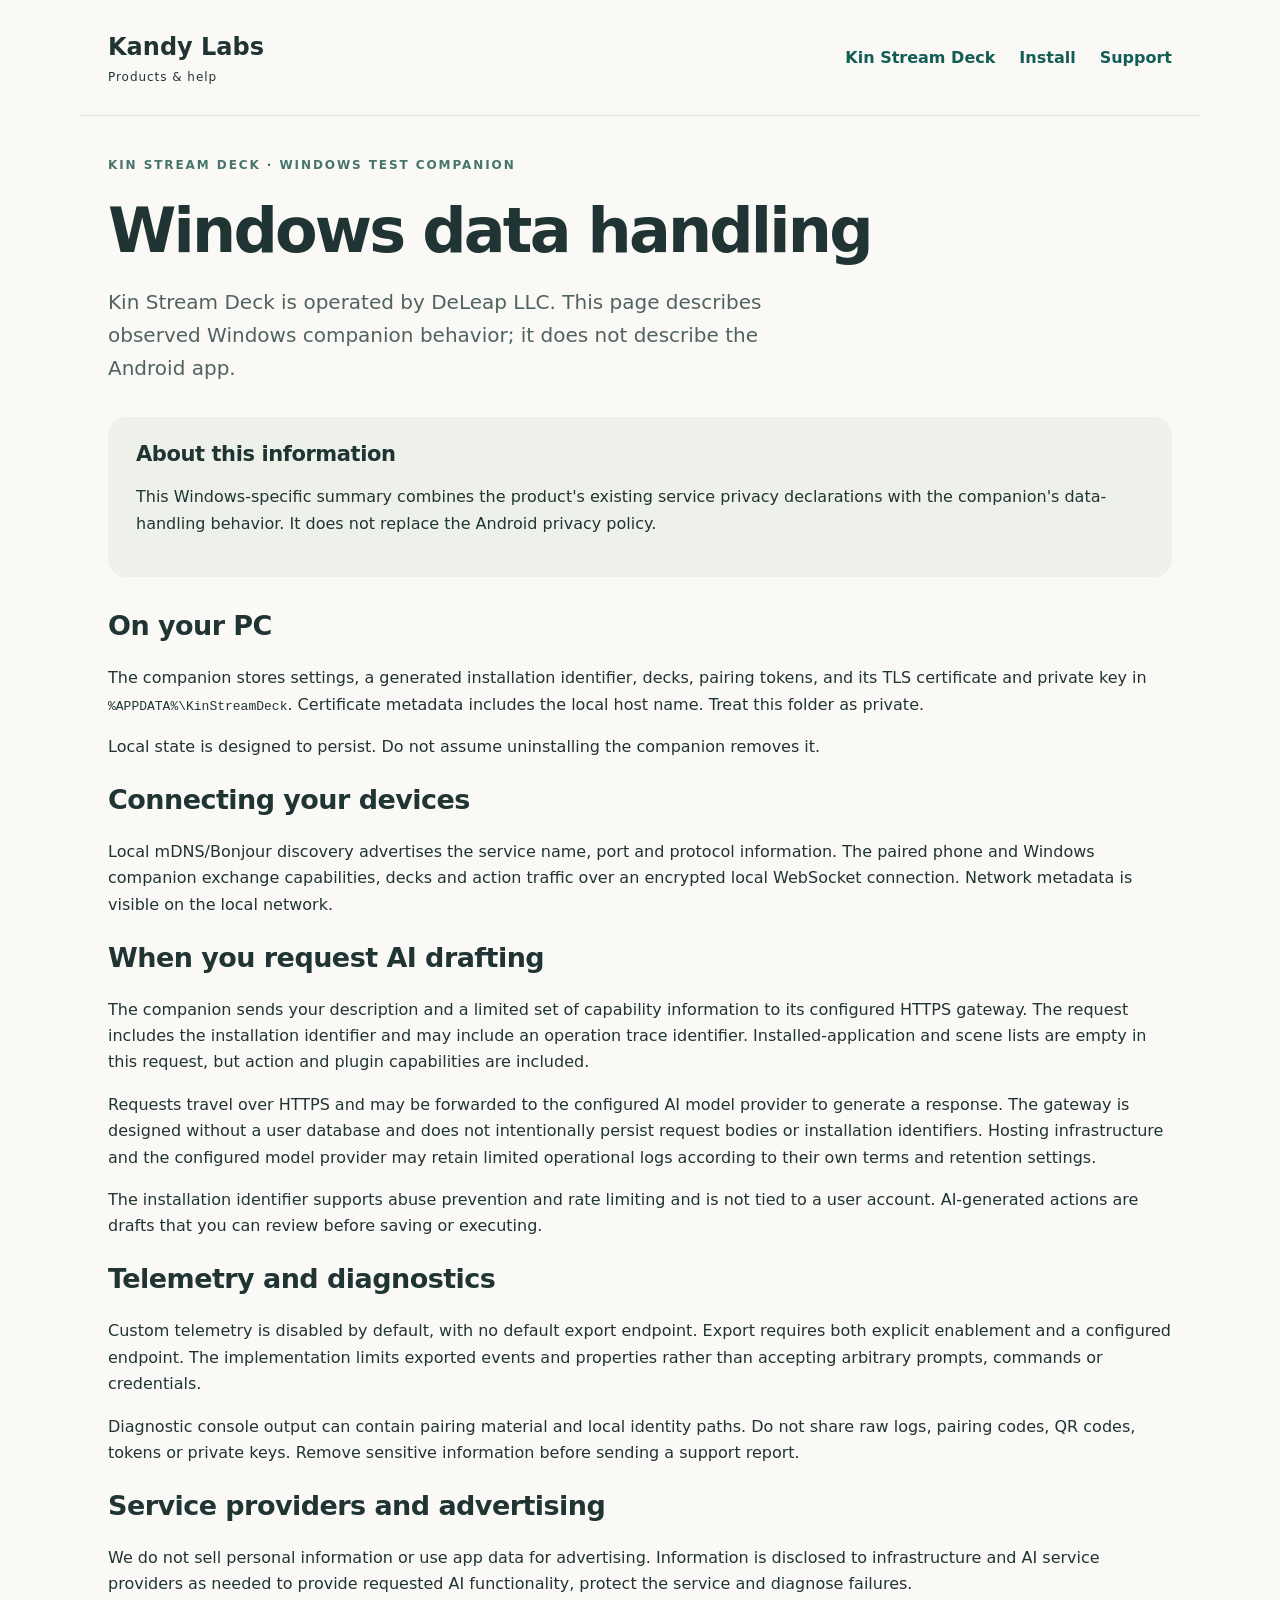
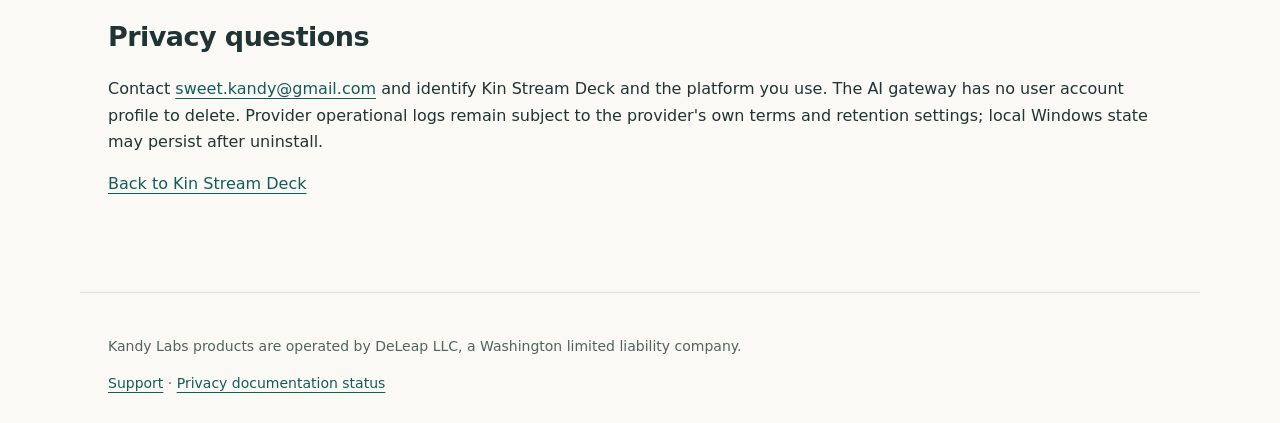
<file: kin-stream-deck/windows-privacy/index.html>
<!doctype html>
<html lang="en">
<head>
<meta charset="utf-8"><meta name="viewport" content="width=device-width,initial-scale=1">
<title>Windows data handling · Kin Stream Deck</title>
<meta name="description" content="Data handling information for the Kin Stream Deck Windows test companion, including local pairing, optional AI requests and diagnostics.">
<link rel="stylesheet" href="../../styles.css">
</head>
<body>
<a class="skip" href="#main">Skip to content</a>
<header><a class="brand" href="../../">Kandy Labs<span>Products &amp; help</span></a><nav aria-label="Main"><a href="../">Kin Stream Deck</a><a href="../windows-install/">Install</a><a href="../../support/">Support</a></nav></header>
<main id="main">
<p class="eyebrow">KIN STREAM DECK · WINDOWS TEST COMPANION</p><h1>Windows data handling</h1>
<p class="lead">Kin Stream Deck is operated by DeLeap LLC. This page describes observed Windows companion behavior; it does not describe the Android app.</p>
<aside class="notice"><h2>About this information</h2><p>This Windows-specific summary combines the product's existing service privacy declarations with the companion's data-handling behavior. It does not replace the Android privacy policy.</p></aside>
<section><h2>On your PC</h2><p>The companion stores settings, a generated installation identifier, decks, pairing tokens, and its TLS certificate and private key in <code>%APPDATA%\KinStreamDeck</code>. Certificate metadata includes the local host name. Treat this folder as private.</p><p>Local state is designed to persist. Do not assume uninstalling the companion removes it.</p></section>
<section><h2>Connecting your devices</h2><p>Local mDNS/Bonjour discovery advertises the service name, port and protocol information. The paired phone and Windows companion exchange capabilities, decks and action traffic over an encrypted local WebSocket connection. Network metadata is visible on the local network.</p></section>
<section><h2>When you request AI drafting</h2><p>The companion sends your description and a limited set of capability information to its configured HTTPS gateway. The request includes the installation identifier and may include an operation trace identifier. Installed-application and scene lists are empty in this request, but action and plugin capabilities are included.</p><p>Requests travel over HTTPS and may be forwarded to the configured AI model provider to generate a response. The gateway is designed without a user database and does not intentionally persist request bodies or installation identifiers. Hosting infrastructure and the configured model provider may retain limited operational logs according to their own terms and retention settings.</p><p>The installation identifier supports abuse prevention and rate limiting and is not tied to a user account. AI-generated actions are drafts that you can review before saving or executing.</p></section>
<section><h2>Telemetry and diagnostics</h2><p>Custom telemetry is disabled by default, with no default export endpoint. Export requires both explicit enablement and a configured endpoint. The implementation limits exported events and properties rather than accepting arbitrary prompts, commands or credentials.</p><p>Diagnostic console output can contain pairing material and local identity paths. Do not share raw logs, pairing codes, QR codes, tokens or private keys. Remove sensitive information before sending a support report.</p></section>
<section><h2>Service providers and advertising</h2><p>We do not sell personal information or use app data for advertising. Information is disclosed to infrastructure and AI service providers as needed to provide requested AI functionality, protect the service and diagnose failures.</p></section>
<section><h2>Privacy questions</h2><p>Contact <a href="mailto:sweet.kandy@gmail.com">sweet.kandy@gmail.com</a> and identify Kin Stream Deck and the platform you use. The AI gateway has no user account profile to delete. Provider operational logs remain subject to the provider's own terms and retention settings; local Windows state may persist after uninstall.</p><p><a href="../">Back to Kin Stream Deck</a></p></section>
</main>
<footer><p>Kandy Labs products are operated by DeLeap LLC, a Washington limited liability company.</p><a href="../../support/">Support</a> · <a href="../../privacy/">Privacy documentation status</a></footer>
</body></html>
</file>
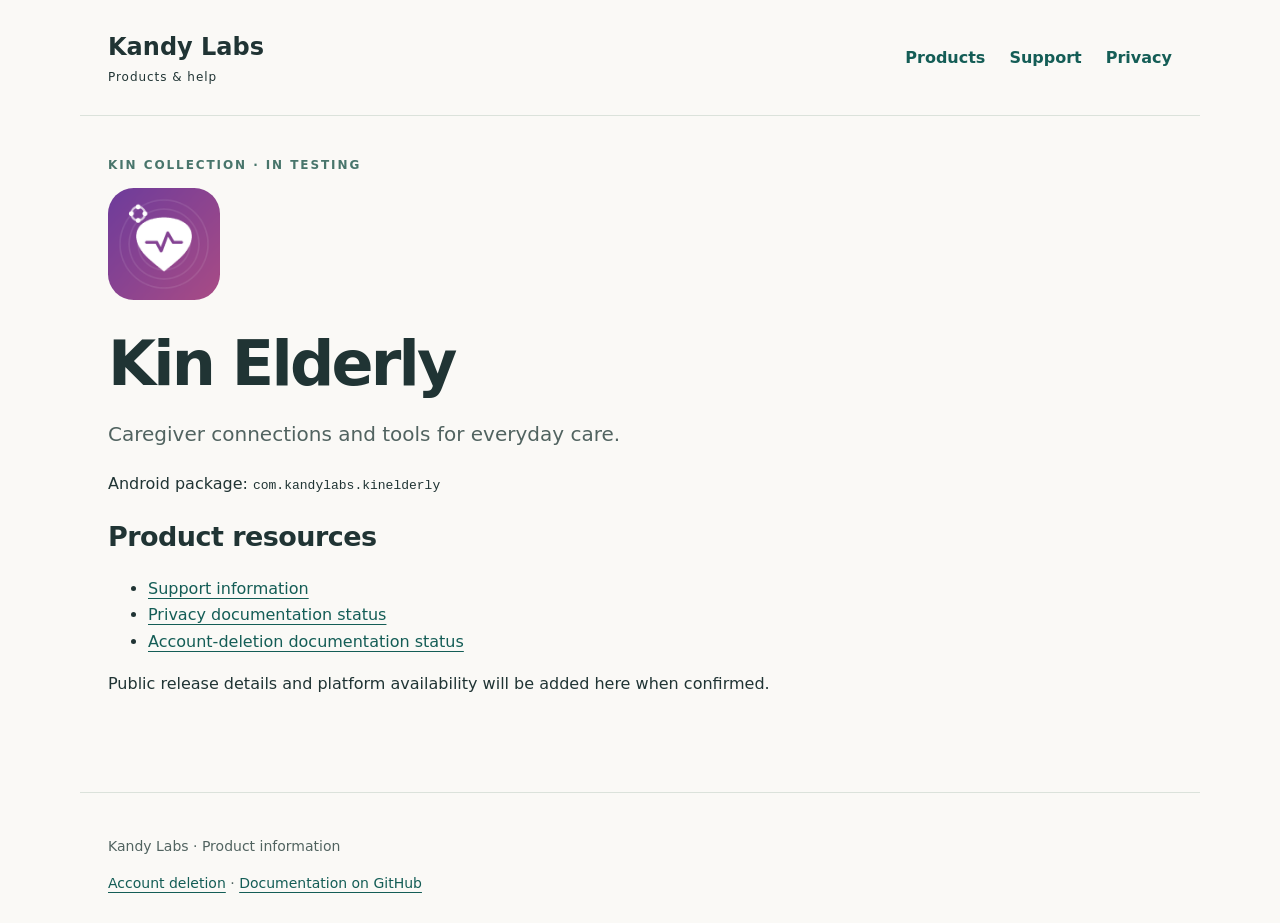
<file: products/kin-elderly/index.html>
<!doctype html>
<html lang="en"><head><meta charset="utf-8"><meta name="viewport" content="width=device-width,initial-scale=1">
<title>Kin Elderly · Kandy Labs</title><meta name="description" content="Kandy Labs product information and release documentation.">
<link rel="stylesheet" href="../../styles.css"></head><body>
<a class="skip" href="#main">Skip to content</a><header><a class="brand" href="../../">Kandy Labs<span>Products &amp; help</span></a>
<nav aria-label="Main"><a href="../../#products">Products</a><a href="../../support/">Support</a><a href="../../privacy/">Privacy</a></nav></header>
<main id="main"><p class="eyebrow">KIN COLLECTION · IN TESTING</p><img class="product-icon" src="../../assets/kinElderly.png" alt="Kin Elderly icon" width="112" height="112"><h1>Kin Elderly</h1><p class="lead">Caregiver connections and tools for everyday care.</p><p class="package">Android package: <code>com.kandylabs.kinelderly</code></p><section><h2>Product resources</h2><ul><li><a href="../../support/">Support information</a></li><li><a href="../../privacy/">Privacy documentation status</a></li><li><a href="../../account-deletion/">Account-deletion documentation status</a></li></ul><p>Public release details and platform availability will be added here when confirmed.</p></section></main><footer><p>Kandy Labs · Product information</p><a href="../../account-deletion/">Account deletion</a> · <a href="https://github.com/arvindkandhare/kandylabs-public">Documentation on GitHub</a></footer></body></html>
</file>
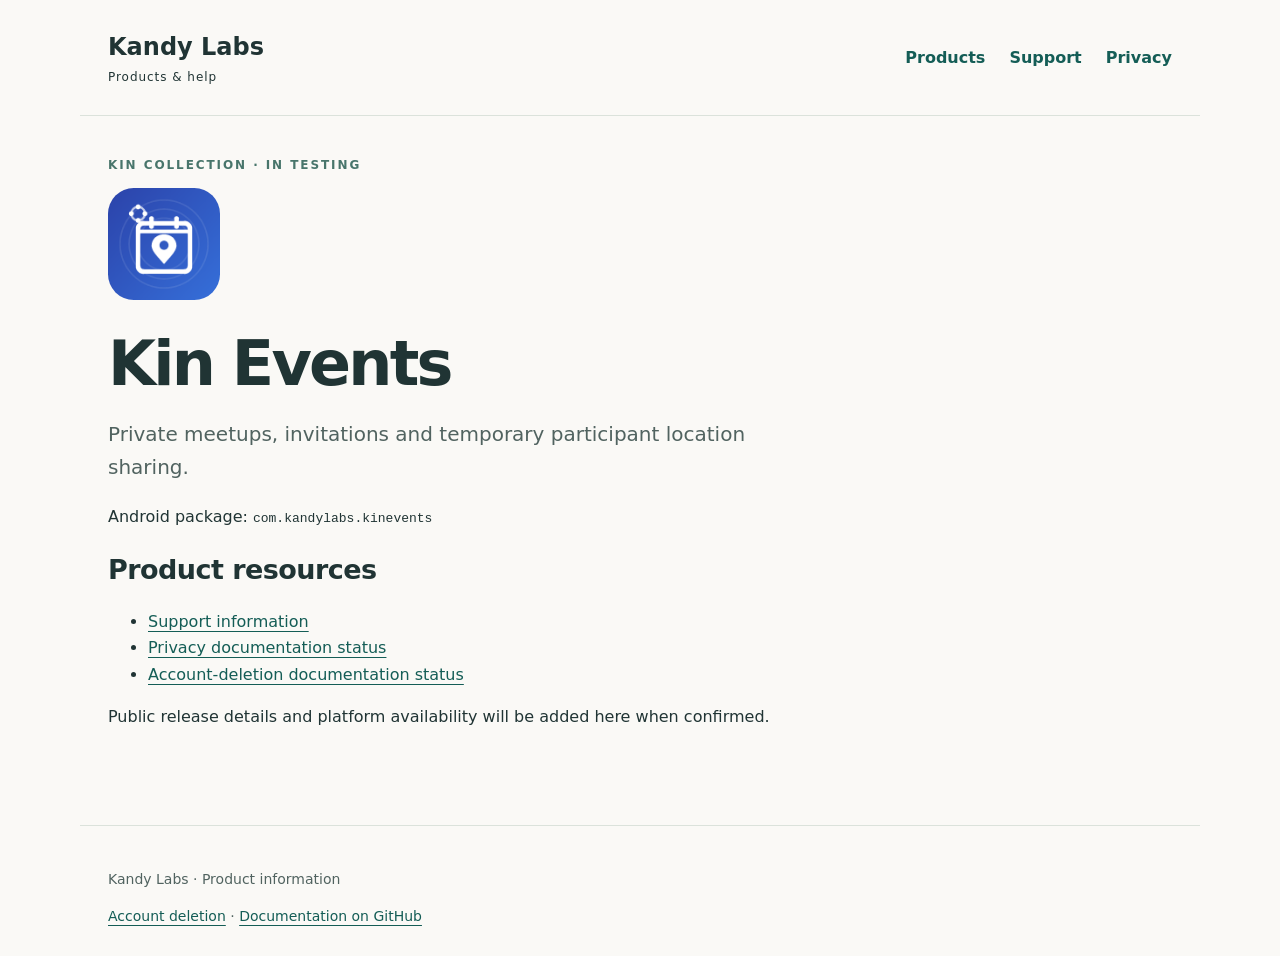
<file: products/kin-events/index.html>
<!doctype html>
<html lang="en"><head><meta charset="utf-8"><meta name="viewport" content="width=device-width,initial-scale=1">
<title>Kin Events · Kandy Labs</title><meta name="description" content="Kandy Labs product information and release documentation.">
<link rel="stylesheet" href="../../styles.css"></head><body>
<a class="skip" href="#main">Skip to content</a><header><a class="brand" href="../../">Kandy Labs<span>Products &amp; help</span></a>
<nav aria-label="Main"><a href="../../#products">Products</a><a href="../../support/">Support</a><a href="../../privacy/">Privacy</a></nav></header>
<main id="main"><p class="eyebrow">KIN COLLECTION · IN TESTING</p><img class="product-icon" src="../../assets/kinEvents.png" alt="Kin Events icon" width="112" height="112"><h1>Kin Events</h1><p class="lead">Private meetups, invitations and temporary participant location sharing.</p><p class="package">Android package: <code>com.kandylabs.kinevents</code></p><section><h2>Product resources</h2><ul><li><a href="../../support/">Support information</a></li><li><a href="../../privacy/">Privacy documentation status</a></li><li><a href="../../account-deletion/">Account-deletion documentation status</a></li></ul><p>Public release details and platform availability will be added here when confirmed.</p></section></main><footer><p>Kandy Labs · Product information</p><a href="../../account-deletion/">Account deletion</a> · <a href="https://github.com/arvindkandhare/kandylabs-public">Documentation on GitHub</a></footer></body></html>
</file>
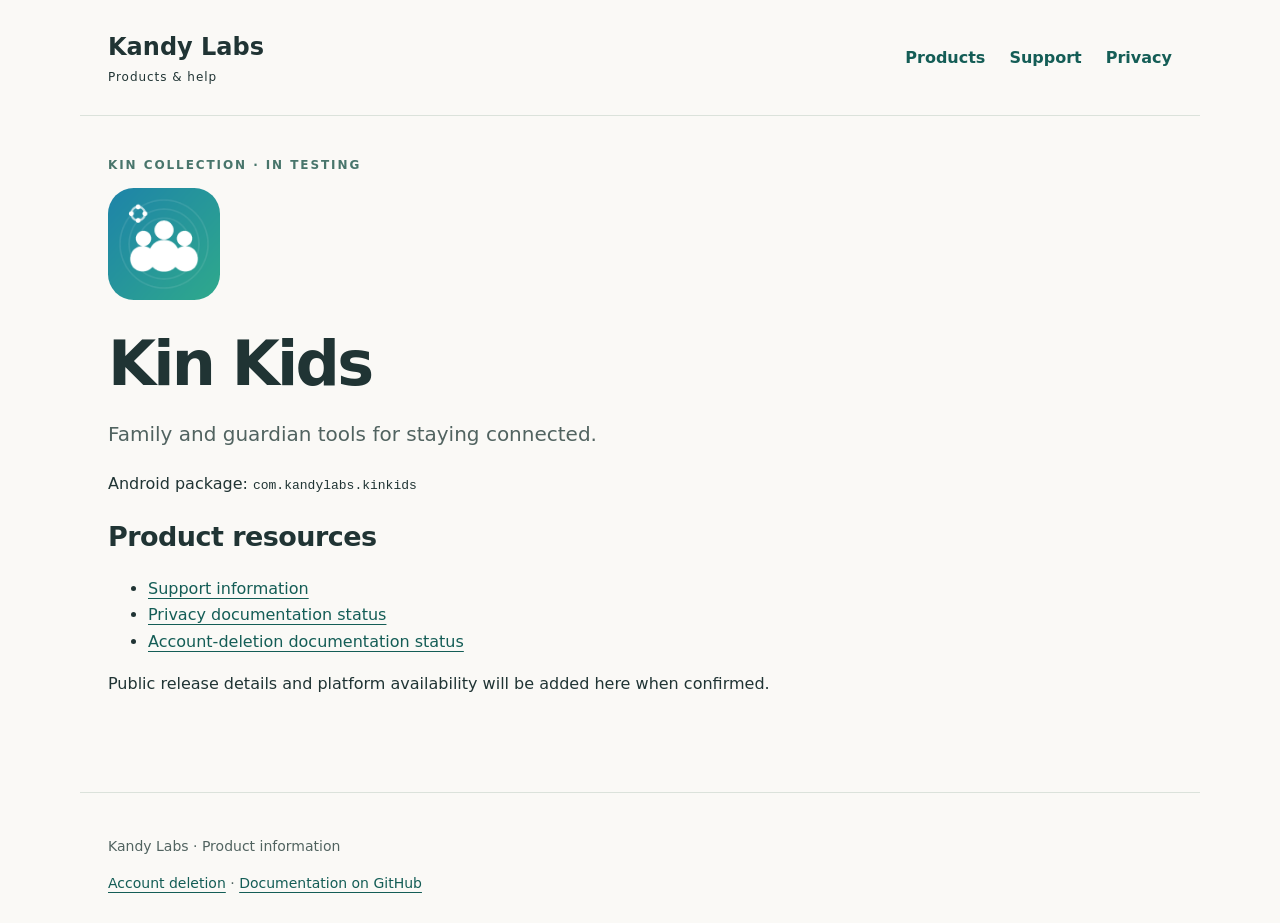
<file: products/kin-kids/index.html>
<!doctype html>
<html lang="en"><head><meta charset="utf-8"><meta name="viewport" content="width=device-width,initial-scale=1">
<title>Kin Kids · Kandy Labs</title><meta name="description" content="Kandy Labs product information and release documentation.">
<link rel="stylesheet" href="../../styles.css"></head><body>
<a class="skip" href="#main">Skip to content</a><header><a class="brand" href="../../">Kandy Labs<span>Products &amp; help</span></a>
<nav aria-label="Main"><a href="../../#products">Products</a><a href="../../support/">Support</a><a href="../../privacy/">Privacy</a></nav></header>
<main id="main"><p class="eyebrow">KIN COLLECTION · IN TESTING</p><img class="product-icon" src="../../assets/kinKids.png" alt="Kin Kids icon" width="112" height="112"><h1>Kin Kids</h1><p class="lead">Family and guardian tools for staying connected.</p><p class="package">Android package: <code>com.kandylabs.kinkids</code></p><section><h2>Product resources</h2><ul><li><a href="../../support/">Support information</a></li><li><a href="../../privacy/">Privacy documentation status</a></li><li><a href="../../account-deletion/">Account-deletion documentation status</a></li></ul><p>Public release details and platform availability will be added here when confirmed.</p></section></main><footer><p>Kandy Labs · Product information</p><a href="../../account-deletion/">Account deletion</a> · <a href="https://github.com/arvindkandhare/kandylabs-public">Documentation on GitHub</a></footer></body></html>
</file>
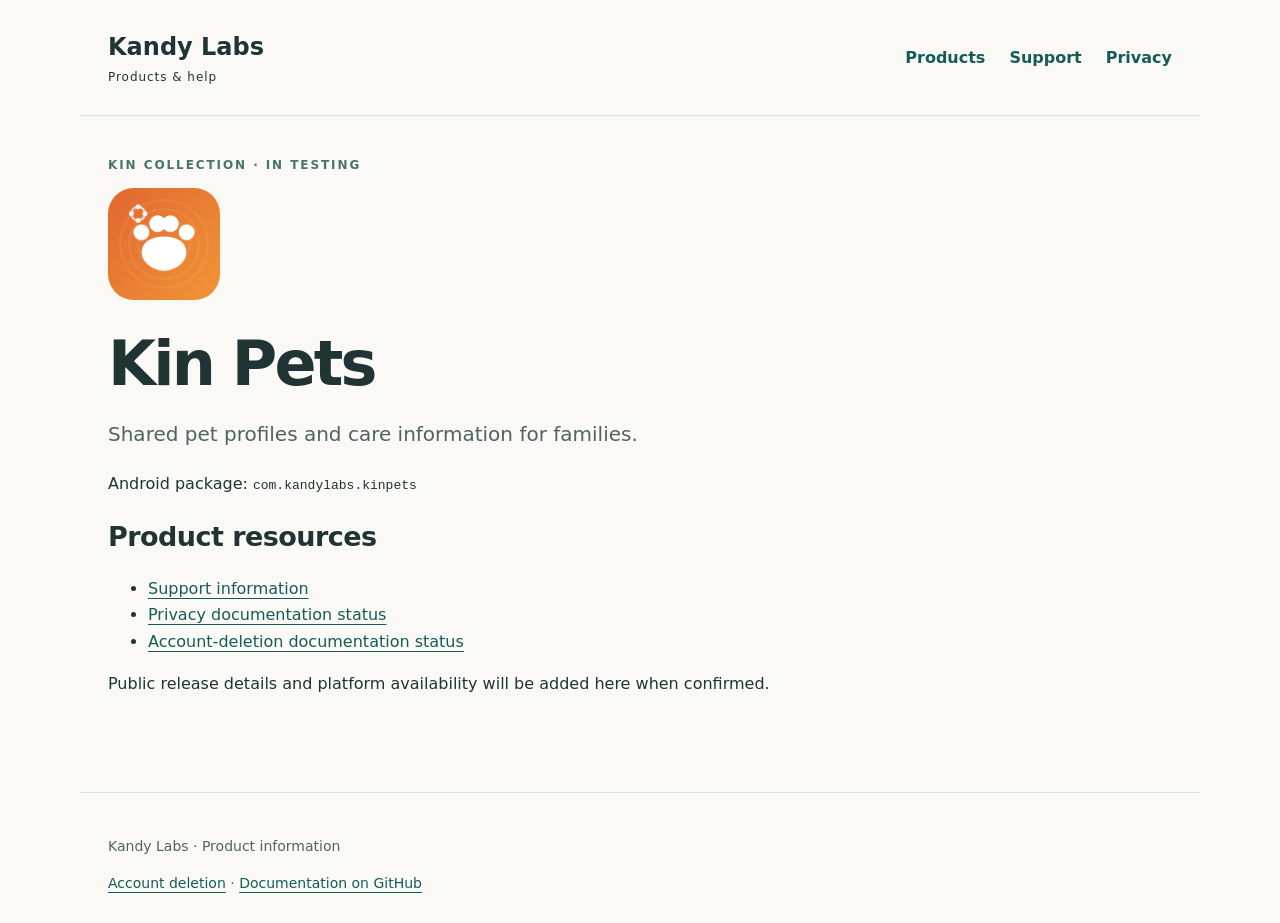
<file: products/kin-pets/index.html>
<!doctype html>
<html lang="en"><head><meta charset="utf-8"><meta name="viewport" content="width=device-width,initial-scale=1">
<title>Kin Pets · Kandy Labs</title><meta name="description" content="Kandy Labs product information and release documentation.">
<link rel="stylesheet" href="../../styles.css"></head><body>
<a class="skip" href="#main">Skip to content</a><header><a class="brand" href="../../">Kandy Labs<span>Products &amp; help</span></a>
<nav aria-label="Main"><a href="../../#products">Products</a><a href="../../support/">Support</a><a href="../../privacy/">Privacy</a></nav></header>
<main id="main"><p class="eyebrow">KIN COLLECTION · IN TESTING</p><img class="product-icon" src="../../assets/kinPets.png" alt="Kin Pets icon" width="112" height="112"><h1>Kin Pets</h1><p class="lead">Shared pet profiles and care information for families.</p><p class="package">Android package: <code>com.kandylabs.kinpets</code></p><section><h2>Product resources</h2><ul><li><a href="../../support/">Support information</a></li><li><a href="../../privacy/">Privacy documentation status</a></li><li><a href="../../account-deletion/">Account-deletion documentation status</a></li></ul><p>Public release details and platform availability will be added here when confirmed.</p></section></main><footer><p>Kandy Labs · Product information</p><a href="../../account-deletion/">Account deletion</a> · <a href="https://github.com/arvindkandhare/kandylabs-public">Documentation on GitHub</a></footer></body></html>
</file>
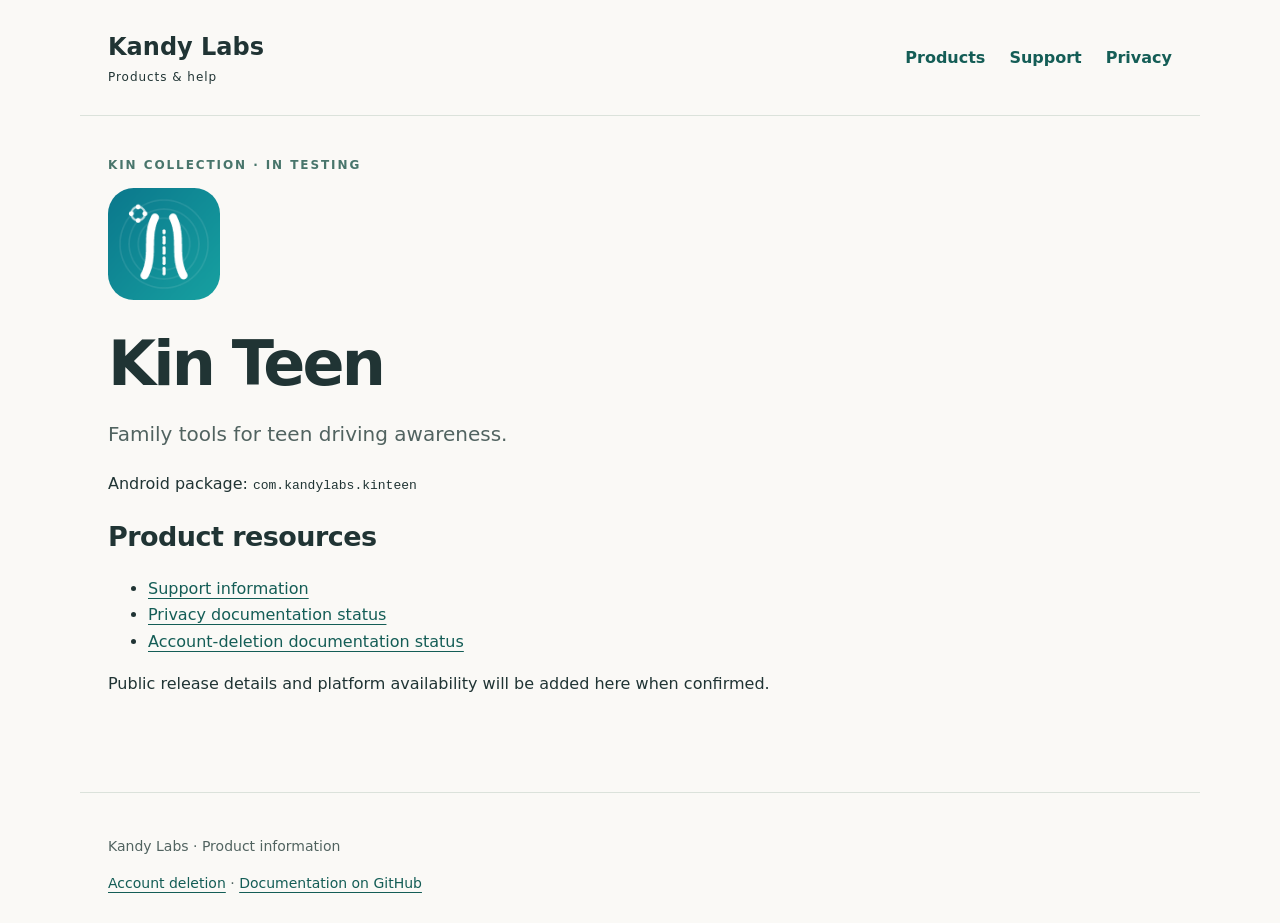
<file: products/kin-teen/index.html>
<!doctype html>
<html lang="en"><head><meta charset="utf-8"><meta name="viewport" content="width=device-width,initial-scale=1">
<title>Kin Teen · Kandy Labs</title><meta name="description" content="Kandy Labs product information and release documentation.">
<link rel="stylesheet" href="../../styles.css"></head><body>
<a class="skip" href="#main">Skip to content</a><header><a class="brand" href="../../">Kandy Labs<span>Products &amp; help</span></a>
<nav aria-label="Main"><a href="../../#products">Products</a><a href="../../support/">Support</a><a href="../../privacy/">Privacy</a></nav></header>
<main id="main"><p class="eyebrow">KIN COLLECTION · IN TESTING</p><img class="product-icon" src="../../assets/kinTeen.png" alt="Kin Teen icon" width="112" height="112"><h1>Kin Teen</h1><p class="lead">Family tools for teen driving awareness.</p><p class="package">Android package: <code>com.kandylabs.kinteen</code></p><section><h2>Product resources</h2><ul><li><a href="../../support/">Support information</a></li><li><a href="../../privacy/">Privacy documentation status</a></li><li><a href="../../account-deletion/">Account-deletion documentation status</a></li></ul><p>Public release details and platform availability will be added here when confirmed.</p></section></main><footer><p>Kandy Labs · Product information</p><a href="../../account-deletion/">Account deletion</a> · <a href="https://github.com/arvindkandhare/kandylabs-public">Documentation on GitHub</a></footer></body></html>
</file>
<file: styles.css>
*{box-sizing:border-box}html{scroll-behavior:smooth}body{margin:0;background:#faf9f6;color:#203434;font-family:system-ui,-apple-system,Segoe UI,sans-serif;line-height:1.65}a{color:#145d56;text-underline-offset:4px}header,main,footer{max-width:1120px;margin:auto;padding:28px}header{display:flex;justify-content:space-between;align-items:center;gap:24px;border-bottom:1px solid #dbe2db}.brand{font-size:24px;font-weight:750;text-decoration:none;color:#203434}.brand span{display:block;font-size:12px;font-weight:500;letter-spacing:.08em}nav{display:flex;gap:24px;flex-wrap:wrap}nav a{font-weight:600;text-decoration:none}.hero{padding:72px 0 60px;max-width:900px}.eyebrow{font-size:12px;font-weight:750;letter-spacing:.16em;color:#48756b}h1{font-size:clamp(36px,5vw,62px);line-height:1.12;letter-spacing:-.045em;margin:20px 0}h2{font-size:27px;line-height:1.25;letter-spacing:-.02em}h3{font-size:23px;margin:20px 0 8px}.lead{font-size:20px;max-width:720px;color:#516360}.button{display:inline-block;padding:12px 22px;border-radius:28px;background:#215f51;color:white;text-decoration:none;font-weight:650;margin-top:12px}.grid{display:grid;grid-template-columns:repeat(auto-fit,minmax(260px,1fr));gap:20px;margin:28px 0 48px}.card{display:block;background:#fff;border:1px solid #dbe2db;border-radius:22px;padding:26px;text-decoration:none;color:inherit;transition:transform .15s}.card:hover{transform:translateY(-3px);border-color:#477d6e}.card p{color:#516360}.card span{font-size:14px;font-weight:650;color:#215f51}.card img,.product-icon{border-radius:23%}.notice{background:#edf1e9;padding:24px 28px;border-radius:18px;margin:32px 0}.notice h2{font-size:21px;margin-top:0}footer{border-top:1px solid #dbe2db;margin-top:50px;color:#516360;font-size:14px}.package{overflow-wrap:anywhere}.skip{position:absolute;left:12px;top:-80px;background:white;padding:12px;z-index:2}.skip:focus{top:12px}a:focus-visible{outline:3px solid #ae6408;outline-offset:5px}section{scroll-margin-top:24px}@media(max-width:600px){header{align-items:flex-start;flex-direction:column;gap:14px}header,main,footer{padding:22px}nav{gap:20px}.hero{padding:32px 0}.grid{grid-template-columns:1fr}.lead{font-size:18px}}@media(prefers-reduced-motion:reduce){html{scroll-behavior:auto}.card{transition:none}}
</file>
